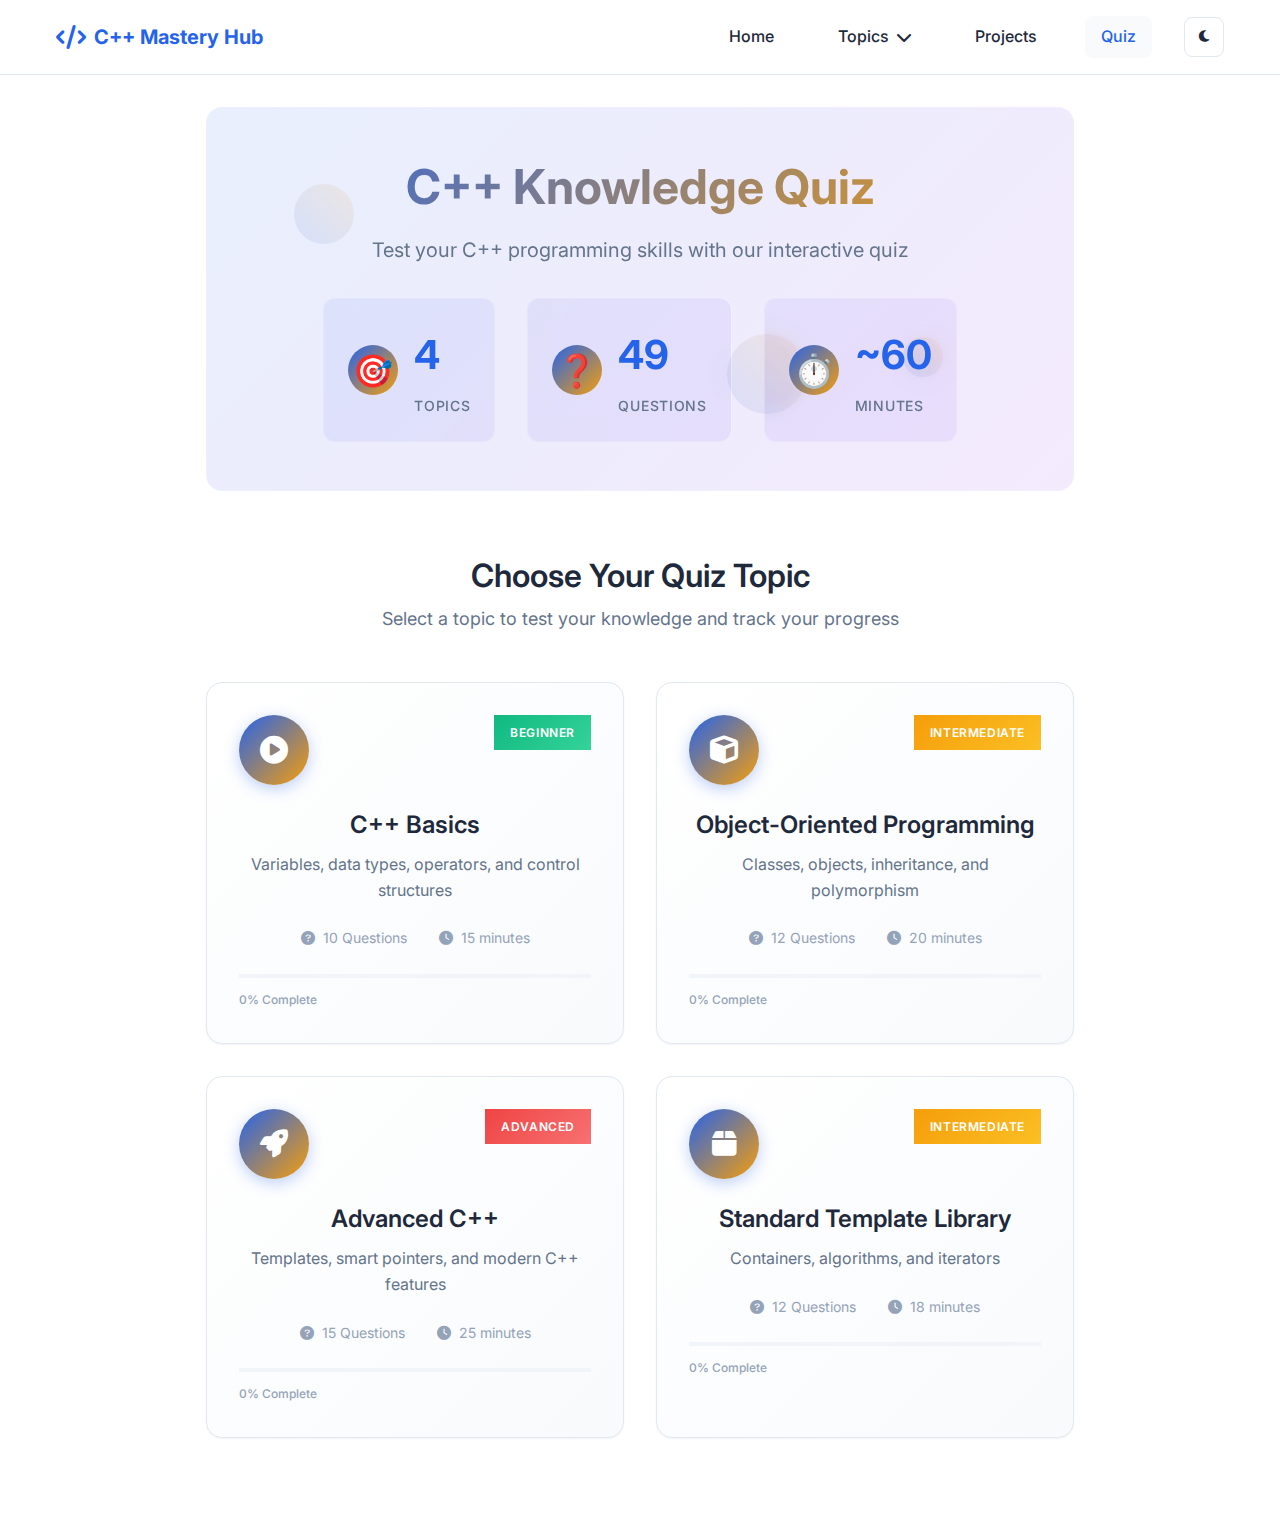
<file: quiz.html>
<!DOCTYPE html>
<html lang="en">
<head>
    <meta charset="UTF-8">
    <meta name="viewport" content="width=device-width, initial-scale=1.0">
    <title>Quiz - C++ Mastery Hub</title>
    <link rel="stylesheet" href="style.css">
    <link href="https://fonts.googleapis.com/css2?family=Inter:wght@300;400;500;600;700&family=Fira+Code:wght@300;400;500&display=swap" rel="stylesheet">
    <link rel="stylesheet" href="https://cdnjs.cloudflare.com/ajax/libs/font-awesome/6.0.0/css/all.min.css">
    <link rel="icon" type="image/x-icon" href="data:image/svg+xml,<svg xmlns='http://www.w3.org/2000/svg' viewBox='0 0 100 100'><text y='.9em' font-size='90'>🚀</text></svg>">
</head>
<body>
    <nav class="navbar">
        <div class="nav-container">
            <div class="nav-logo">
                <i class="fas fa-code"></i>
                <span>C++ Mastery Hub</span>
            </div>
            <ul class="nav-menu">
                <li class="nav-item">
                    <a href="index.html" class="nav-link">Home</a>
                </li>
                <li class="nav-item dropdown">
                    <a href="#" class="nav-link">Topics <i class="fas fa-chevron-down"></i></a>
                    <div class="dropdown-content">
                        <a href="basics.html">Basics</a>
                        <a href="oop.html">OOP</a>
                        <a href="advanced.html">Advanced</a>
                        <a href="stl.html">STL</a>
                    </div>
                </li>
                <li class="nav-item">
                    <a href="projects.html" class="nav-link">Projects</a>
                </li>
                <li class="nav-item">
                    <a href="quiz.html" class="nav-link active">Quiz</a>
                </li>
                <li class="nav-item">
                    <button class="theme-toggle" id="themeToggle">
                        <i class="fas fa-moon"></i>
                    </button>
                </li>
            </ul>
            <div class="hamburger">
                <span class="bar"></span>
                <span class="bar"></span>
                <span class="bar"></span>
            </div>
        </div>
    </nav>

    <div class="quiz-container">
        <div class="quiz-header">
            <div class="quiz-hero">
                <div class="hero-bg-animation">
                    <div class="floating-shapes">
                        <div class="shape shape-1"></div>
                        <div class="shape shape-2"></div>
                        <div class="shape shape-3"></div>
                    </div>
                </div>
                <h1>C++ Knowledge Quiz</h1>
                <p>Test your C++ programming skills with our interactive quiz</p>
                <div class="quiz-stats-overview">
                    <div class="stat-card">
                        <div class="stat-icon">🎯</div>
                        <div class="stat-info">
                            <div class="stat-number">4</div>
                            <div class="stat-label">Topics</div>
                        </div>
                    </div>
                    <div class="stat-card">
                        <div class="stat-icon">❓</div>
                        <div class="stat-info">
                            <div class="stat-number">49</div>
                            <div class="stat-label">Questions</div>
                        </div>
                    </div>
                    <div class="stat-card">
                        <div class="stat-icon">⏱️</div>
                        <div class="stat-info">
                            <div class="stat-number">~60</div>
                            <div class="stat-label">Minutes</div>
                        </div>
                    </div>
                </div>
            </div>
        </div>

        <div class="quiz-selection" id="quizSelection">
            <div class="selection-header">
                <h2>Choose Your Quiz Topic</h2>
                <p>Select a topic to test your knowledge and track your progress</p>
            </div>
            <div class="quiz-topics">
                <div class="quiz-topic-card" onclick="startQuiz('basics')" data-difficulty="beginner">
                    <div class="card-header">
                        <div class="topic-icon">
                            <i class="fas fa-play-circle"></i>
                        </div>
                        <div class="difficulty-badge beginner">Beginner</div>
                    </div>
                    <h3>C++ Basics</h3>
                    <p>Variables, data types, operators, and control structures</p>
                    <div class="topic-stats">
                        <span><i class="fas fa-question-circle"></i> 10 Questions</span>
                        <span><i class="fas fa-clock"></i> 15 minutes</span>
                    </div>
                    <div class="progress-preview">
                        <div class="progress-bar-mini">
                            <div class="progress-fill-mini" style="width: 0%"></div>
                        </div>
                        <span class="progress-text">0% Complete</span>
                    </div>
                    <div class="card-glow"></div>
                </div>

                <div class="quiz-topic-card" onclick="startQuiz('oop')" data-difficulty="intermediate">
                    <div class="card-header">
                        <div class="topic-icon">
                            <i class="fas fa-cube"></i>
                        </div>
                        <div class="difficulty-badge intermediate">Intermediate</div>
                    </div>
                    <h3>Object-Oriented Programming</h3>
                    <p>Classes, objects, inheritance, and polymorphism</p>
                    <div class="topic-stats">
                        <span><i class="fas fa-question-circle"></i> 12 Questions</span>
                        <span><i class="fas fa-clock"></i> 20 minutes</span>
                    </div>
                    <div class="progress-preview">
                        <div class="progress-bar-mini">
                            <div class="progress-fill-mini" style="width: 0%"></div>
                        </div>
                        <span class="progress-text">0% Complete</span>
                    </div>
                    <div class="card-glow"></div>
                </div>

                <div class="quiz-topic-card" onclick="startQuiz('advanced')" data-difficulty="advanced">
                    <div class="card-header">
                        <div class="topic-icon">
                            <i class="fas fa-rocket"></i>
                        </div>
                        <div class="difficulty-badge advanced">Advanced</div>
                    </div>
                    <h3>Advanced C++</h3>
                    <p>Templates, smart pointers, and modern C++ features</p>
                    <div class="topic-stats">
                        <span><i class="fas fa-question-circle"></i> 15 Questions</span>
                        <span><i class="fas fa-clock"></i> 25 minutes</span>
                    </div>
                    <div class="progress-preview">
                        <div class="progress-bar-mini">
                            <div class="progress-fill-mini" style="width: 0%"></div>
                        </div>
                        <span class="progress-text">0% Complete</span>
                    </div>
                    <div class="card-glow"></div>
                </div>

                <div class="quiz-topic-card" onclick="startQuiz('stl')" data-difficulty="intermediate">
                    <div class="card-header">
                        <div class="topic-icon">
                            <i class="fas fa-box"></i>
                        </div>
                        <div class="difficulty-badge intermediate">Intermediate</div>
                    </div>
                    <h3>Standard Template Library</h3>
                    <p>Containers, algorithms, and iterators</p>
                    <div class="topic-stats">
                        <span><i class="fas fa-question-circle"></i> 12 Questions</span>
                        <span><i class="fas fa-clock"></i> 18 minutes</span>
                    </div>
                    <div class="progress-preview">
                        <div class="progress-bar-mini">
                            <div class="progress-fill-mini" style="width: 0%"></div>
                        </div>
                        <span class="progress-text">0% Complete</span>
                    </div>
                    <div class="card-glow"></div>
                </div>
            </div>
        </div>

        <div class="quiz-content" id="quizContent" style="display: none;">
            <div class="quiz-header-nav">
                <button class="back-to-topics-btn" onclick="backToTopics()">
                    <i class="fas fa-arrow-left"></i>
                    <span>Back to Topics</span>
                </button>
                <div class="quiz-tools">
                    <button class="tool-btn" onclick="toggleQuizMode()" title="Focus Mode">
                        <i class="fas fa-expand"></i>
                    </button>
                </div>
            </div>

            <div class="quiz-progress">
                <div class="progress-info">
                    <span id="questionNumber">Question 1 of 10</span>
                    <div class="timer-container">
                        <i class="fas fa-clock"></i>
                        <span id="timer">15:00</span>
                    </div>
                </div>
                <div class="progress-bar">
                    <div class="progress-fill" id="quizProgressFill"></div>
                </div>
                <div class="progress-steps" id="progressSteps">
                    <!-- Progress steps will be generated dynamically -->
                </div>
            </div>

            <div class="question-container">
                <div class="question-header">
                    <div class="question-number-badge">
                        <span id="currentQuestionBadge">1</span>
                    </div>
                    <h2 id="questionText">Loading question...</h2>
                </div>
                <div class="code-snippet" id="codeSnippet" style="display: none;">
                    <div class="code-header">
                        <span class="code-title">Code Example</span>
                        <button class="copy-code-btn" onclick="copyQuizCode()">
                            <i class="fas fa-copy"></i>
                        </button>
                    </div>
                    <pre><code id="codeContent"></code></pre>
                </div>
                <div class="options-container" id="optionsContainer">
                    <!-- Options will be dynamically generated -->
                </div>
            </div>

            <div class="quiz-controls">
                <button class="btn btn-secondary" id="prevBtn" onclick="previousQuestion()" disabled>
                    <i class="fas fa-arrow-left"></i> Previous
                </button>
                <div class="control-center">
                    <div class="question-counter">
                        <span id="questionProgress">1 / 10</span>
                    </div>
                </div>
                <button class="btn btn-primary" id="nextBtn" onclick="nextQuestion()">
                    Next <i class="fas fa-arrow-right"></i>
                </button>
                <button class="btn btn-success" id="submitBtn" onclick="submitQuiz()" style="display: none;">
                    Submit Quiz <i class="fas fa-check"></i>
                </button>
            </div>
        </div>

        <div class="quiz-results" id="quizResults" style="display: none;">
            <div class="results-header">
                <div class="score-circle-container">
                    <svg class="score-circle" viewBox="0 0 120 120">
                        <defs>
                            <linearGradient id="scoreGradient" x1="0%" y1="0%" x2="100%" y2="0%">
                                <stop offset="0%" style="stop-color:#2563eb;stop-opacity:1" />
                                <stop offset="100%" style="stop-color:#f59e0b;stop-opacity:1" />
                            </linearGradient>
                        </defs>
                        <circle class="score-bg" cx="60" cy="60" r="54"></circle>
                        <circle class="score-progress" cx="60" cy="60" r="54" id="scoreCircle" stroke="url(#scoreGradient)"></circle>
                    </svg>
                    <div class="score-text">
                        <span id="scorePercentage">0%</span>
                        <small>Score</small>
                    </div>
                </div>
                <h2>Quiz Complete!</h2>
                <p id="scoreMessage">Great job on completing the quiz!</p>
                <div class="performance-badge" id="performanceBadge">
                    <i class="fas fa-trophy"></i>
                    <span>Excellent Performance!</span>
                </div>
            </div>

            <div class="results-stats">
                <div class="stat-card result-stat">
                    <div class="stat-icon">✅</div>
                    <div class="stat-info">
                        <div class="stat-number" id="correctAnswers">0</div>
                        <div class="stat-label">Correct</div>
                    </div>
                </div>
                <div class="stat-card result-stat">
                    <div class="stat-icon">❌</div>
                    <div class="stat-info">
                        <div class="stat-number" id="incorrectAnswers">0</div>
                        <div class="stat-label">Incorrect</div>
                    </div>
                </div>
                <div class="stat-card result-stat">
                    <div class="stat-icon">⏱️</div>
                    <div class="stat-info">
                        <div class="stat-number" id="timeTaken">0:00</div>
                        <div class="stat-label">Time</div>
                    </div>
                </div>
                <div class="stat-card result-stat">
                    <div class="stat-icon">📊</div>
                    <div class="stat-info">
                        <div class="stat-number" id="accuracy">0%</div>
                        <div class="stat-label">Accuracy</div>
                    </div>
                </div>
            </div>

            <div class="results-breakdown" id="resultsBreakdown">
                <h3>Question Breakdown</h3>
                <div class="breakdown-container">
                    <!-- Detailed results will be shown here -->
                </div>
            </div>

            <div class="results-actions">
                <button class="btn btn-secondary" onclick="retakeQuiz()">
                    <i class="fas fa-redo"></i> Retake Quiz
                </button>
                <button class="btn btn-primary" onclick="backToTopics()">
                    <i class="fas fa-list"></i> Choose Another Topic
                </button>
                <button class="btn btn-success" onclick="shareResults()">
                    <i class="fas fa-share"></i> Share Results
                </button>
            </div>
        </div>
    </div>

<script src="script.js"></script>
</body>
</html>
</file>
<file: style.css>
/* Reset and Base Styles */
* {
  margin: 0;
  padding: 0;
  box-sizing: border-box;
}

/* Prevent horizontal overflow globally */
* {
  max-width: 100%;
}

pre, code {
  overflow-wrap: break-word;
  word-wrap: break-word;
}

:root {
  /* Light theme colors */
  --primary-color: #2563eb;
  --primary-hover: #1d4ed8;
  --secondary-color: #64748b;
  --accent-color: #f59e0b;
  --success-color: #10b981;
  --error-color: #ef4444;
  --warning-color: #f59e0b;

  --bg-primary: #ffffff;
  --bg-secondary: #f8fafc;
  --bg-tertiary: #f1f5f9;
  --bg-code: #1e293b;

  --text-primary: #1e293b;
  --text-secondary: #64748b;
  --text-muted: #94a3b8;
  --text-inverse: #ffffff;

  --border-color: #e2e8f0;
  --border-hover: #cbd5e1;

  --shadow-sm: 0 1px 2px 0 rgb(0 0 0 / 0.05);
  --shadow-md: 0 4px 6px -1px rgb(0 0 0 / 0.1), 0 2px 4px -2px rgb(0 0 0 / 0.1);
  --shadow-lg: 0 10px 15px -3px rgb(0 0 0 / 0.1), 0 4px 6px -4px rgb(0 0 0 / 0.1);
  --shadow-xl: 0 20px 25px -5px rgb(0 0 0 / 0.1), 0 8px 10px -6px rgb(0 0 0 / 0.1);

  --radius-sm: 0.375rem;
  --radius-md: 0.5rem;
  --radius-lg: 0.75rem;
  --radius-xl: 1rem;

  --font-sans: "Inter", -apple-system, BlinkMacSystemFont, "Segoe UI", Roboto, sans-serif;
  --font-mono: "Fira Code", "Monaco", "Cascadia Code", "Roboto Mono", monospace;

  --transition: all 0.2s ease-in-out;
  --transition-slow: all 0.3s ease-in-out;
}

/* Dark theme colors */
[data-theme="dark"] {
  --bg-primary: #0f172a;
  --bg-secondary: #1e293b;
  --bg-tertiary: #334155;
  --bg-code: #0f172a;

  --text-primary: #f8fafc;
  --text-secondary: #cbd5e1;
  --text-muted: #64748b;
  --text-inverse: #1e293b;

  --border-color: #334155;
  --border-hover: #475569;
}

html {
  overflow-x: hidden;
}

body {
  font-family: var(--font-sans);
  line-height: 1.6;
  color: var(--text-primary);
  background-color: var(--bg-primary);
  transition: var(--transition);
  overflow-x: hidden;
  max-width: 100vw;
}

/* Typography */
h1,
h2,
h3,
h4,
h5,
h6 {
  font-weight: 600;
  line-height: 1.3;
  margin-bottom: 0.5rem;
}

h1 {
  font-size: 2.5rem;
}
h2 {
  font-size: 2rem;
}
h3 {
  font-size: 1.5rem;
}
h4 {
  font-size: 1.25rem;
}
h5 {
  font-size: 1.125rem;
}
h6 {
  font-size: 1rem;
}

p {
  margin-bottom: 1rem;
  color: var(--text-secondary);
}

a {
  color: var(--primary-color);
  text-decoration: none;
  transition: var(--transition);
}

a:hover {
  color: var(--primary-hover);
}

/* Container */
.container {
  max-width: 1200px;
  margin: 0 auto;
  padding: 0 1rem;
  overflow-x: hidden;
  width: 100%;
  box-sizing: border-box;
}

/* Navigation */
.navbar {
  background-color: var(--bg-primary);
  border-bottom: 1px solid var(--border-color);
  position: sticky;
  top: 0;
  z-index: 1000;
  backdrop-filter: blur(10px);
  transition: var(--transition);
}

.nav-container {
  display: flex;
  justify-content: space-between;
  align-items: center;
  padding: 1rem;
  max-width: 1200px;
  margin: 0 auto;
}

.nav-logo {
  display: flex;
  align-items: center;
  gap: 0.5rem;
  font-size: 1.25rem;
  font-weight: 700;
  color: var(--primary-color);
}

.nav-logo i {
  font-size: 1.5rem;
}

.nav-menu {
  display: flex;
  list-style: none;
  align-items: center;
  gap: 2rem;
}

.nav-item {
  position: relative;
}

.nav-link {
  color: var(--text-primary);
  font-weight: 500;
  padding: 0.5rem 1rem;
  border-radius: var(--radius-md);
  transition: var(--transition);
  display: flex;
  align-items: center;
  gap: 0.5rem;
}

.nav-link:hover,
.nav-link.active {
  background-color: var(--bg-secondary);
  color: var(--primary-color);
}

/* Dropdown */
.dropdown-content {
  position: absolute;
  top: 100%;
  left: 0;
  background-color: var(--bg-primary);
  border: 1px solid var(--border-color);
  border-radius: var(--radius-md);
  box-shadow: var(--shadow-lg);
  min-width: 200px;
  opacity: 0;
  visibility: hidden;
  transform: translateY(-10px);
  transition: var(--transition);
  z-index: 1000;
}

.dropdown:hover .dropdown-content {
  opacity: 1;
  visibility: visible;
  transform: translateY(0);
}

.dropdown-content a {
  display: block;
  padding: 0.75rem 1rem;
  color: var(--text-primary);
  border-bottom: 1px solid var(--border-color);
  transition: var(--transition);
}

.dropdown-content a:last-child {
  border-bottom: none;
}

.dropdown-content a:hover,
.dropdown-content a.active {
  background-color: var(--bg-secondary);
  color: var(--primary-color);
}

/* Theme Toggle */
.theme-toggle {
  background: none;
  border: 1px solid var(--border-color);
  color: var(--text-primary);
  padding: 0.5rem;
  border-radius: var(--radius-md);
  cursor: pointer;
  transition: var(--transition);
  display: flex;
  align-items: center;
  justify-content: center;
  width: 40px;
  height: 40px;
}

.theme-toggle:hover {
  background-color: var(--bg-secondary);
  border-color: var(--border-hover);
}

/* Hamburger Menu */
.hamburger {
  display: none;
  flex-direction: column;
  cursor: pointer;
  gap: 4px;
}

.hamburger .bar {
  width: 25px;
  height: 3px;
  background-color: var(--text-primary);
  transition: var(--transition);
}

/* Buttons */
.btn {
  display: inline-flex;
  align-items: center;
  gap: 0.5rem;
  padding: 0.875rem 1.75rem;
  border: none;
  border-radius: var(--radius-lg);
  font-weight: 600;
  text-decoration: none;
  cursor: pointer;
  transition: all 0.3s cubic-bezier(0.4, 0, 0.2, 1);
  font-size: 0.875rem;
  line-height: 1;
  position: relative;
  overflow: hidden;
}

.btn::before {
  content: '';
  position: absolute;
  top: 0;
  left: -100%;
  width: 100%;
  height: 100%;
  background: linear-gradient(90deg, transparent, rgba(255,255,255,0.2), transparent);
  transition: left 0.5s;
}

.btn:hover::before {
  left: 100%;
}

.btn-primary {
  background: linear-gradient(135deg, var(--primary-color), var(--primary-hover));
  color: white;
  box-shadow: 0 4px 15px rgba(99, 102, 241, 0.3);
}

.btn-primary:hover {
  background: linear-gradient(135deg, var(--primary-hover), var(--primary-color));
  color: white;
  transform: translateY(-2px);
  box-shadow: 0 8px 25px rgba(99, 102, 241, 0.4);
}

.btn-secondary {
  background-color: var(--bg-secondary);
  color: var(--text-primary);
  border: 2px solid var(--border-color);
  box-shadow: 0 4px 15px rgba(0, 0, 0, 0.1);
}

.btn-secondary:hover {
  background-color: var(--bg-tertiary);
  border-color: var(--primary-color);
  color: var(--primary-color);
  transform: translateY(-2px);
  box-shadow: 0 8px 25px rgba(0, 0, 0, 0.15);
}

.btn-success {
  background: linear-gradient(135deg, var(--success-color), #059669);
  color: white;
  box-shadow: 0 4px 15px rgba(16, 185, 129, 0.3);
}

.btn-success:hover {
  background: linear-gradient(135deg, #059669, var(--success-color));
  color: white;
  transform: translateY(-2px);
  box-shadow: 0 8px 25px rgba(16, 185, 129, 0.4);
}

/* Hero Section */
.hero {
  padding: 3rem 0;
  background: linear-gradient(135deg, var(--bg-primary) 0%, var(--bg-secondary) 100%);
  position: relative;
  overflow: hidden;
}

.hero::before {
  content: '';
  position: absolute;
  top: 0;
  left: 0;
  right: 0;
  bottom: 0;
  background: radial-gradient(circle at 20% 80%, rgba(120, 119, 198, 0.1) 0%, transparent 50%),
              radial-gradient(circle at 80% 20%, rgba(255, 119, 198, 0.1) 0%, transparent 50%);
  pointer-events: none;
}

.hero-content {
  display: grid;
  grid-template-columns: 1fr 1fr;
  gap: 2rem;
  align-items: center;
  max-width: 1000px;
  margin: 0 auto;
  padding: 0 1rem;
  position: relative;
  z-index: 1;
}

.hero-title {
  font-size: 2.5rem;
  font-weight: 700;
  margin-bottom: 1rem;
  background: linear-gradient(135deg, var(--primary-color), var(--accent-color));
  -webkit-background-clip: text;
  -webkit-text-fill-color: transparent;
  background-clip: text;
  line-height: 1.1;
  letter-spacing: -0.02em;
}

.hero-subtitle {
  font-size: 1rem;
  color: var(--text-secondary);
  margin-bottom: 1.5rem;
  line-height: 1.6;
  font-weight: 400;
}

.hero-buttons {
  display: flex;
  gap: 1rem;
  flex-wrap: wrap;
}

.hero-visual {
  display: flex;
  justify-content: center;
  position: relative;
}

.code-preview {
  background-color: var(--bg-code);
  border-radius: var(--radius-lg);
  overflow: hidden;
  box-shadow: 0 15px 30px -12px rgba(0, 0, 0, 0.25);
  max-width: 100%;
  transform: perspective(1000px) rotateY(-5deg) rotateX(2deg);
  transition: transform 0.3s ease;
  font-size: 0.8rem;
}

.code-preview:hover {
  transform: perspective(1000px) rotateY(-2deg) rotateX(1deg);
}

.code-header {
  background-color: #374151;
  padding: 0.5rem 0.75rem;
  display: flex;
  align-items: center;
  gap: 0.75rem;
}

.code-dots {
  display: flex;
  gap: 0.375rem;
}

.code-dots span {
  width: 10px;
  height: 10px;
  border-radius: 50%;
  background-color: #6b7280;
}

.code-dots span:nth-child(1) {
  background-color: #ef4444;
}
.code-dots span:nth-child(2) {
  background-color: #f59e0b;
}
.code-dots span:nth-child(3) {
  background-color: #10b981;
}

.code-title {
  color: #d1d5db;
  font-size: 0.75rem;
  font-family: var(--font-mono);
}

.code-preview pre {
  padding: 1rem;
  margin: 0;
  background: transparent;
  color: #e5e7eb;
  font-family: var(--font-mono);
  font-size: 0.75rem;
  line-height: 1.5;
  overflow-x: auto;
}

/* Features Section */
.features {
  padding: 4rem 0;
  background-color: var(--bg-secondary);
}

.section-title {
  text-align: center;
  font-size: 1.75rem;
  font-weight: 700;
  margin-bottom: 2rem;
  color: var(--text-primary);
}

.features-grid {
  display: grid;
  grid-template-columns: repeat(auto-fit, minmax(280px, 1fr));
  gap: 2rem;
  max-width: 1200px;
  margin: 0 auto;
  padding: 0 1rem;
}

.feature-card {
  background-color: var(--bg-primary);
  padding: 2rem;
  border-radius: var(--radius-lg);
  box-shadow: var(--shadow-md);
  text-align: center;
  transition: var(--transition);
  border: 1px solid var(--border-color);
}

.feature-card:hover {
  transform: translateY(-5px);
  box-shadow: var(--shadow-lg);
}

.feature-icon {
  width: 60px;
  height: 60px;
  background: linear-gradient(135deg, var(--primary-color), var(--accent-color));
  border-radius: 50%;
  display: flex;
  align-items: center;
  justify-content: center;
  margin: 0 auto 1rem;
  color: white;
  font-size: 1.5rem;
}

.feature-card h3 {
  font-size: 1.25rem;
  font-weight: 600;
  margin-bottom: 1rem;
  color: var(--text-primary);
}

.feature-card p {
  color: var(--text-secondary);
  line-height: 1.6;
}

/* Learning Path Section */
.learning-path {
  padding: 3rem 0;
  background: linear-gradient(135deg, var(--bg-primary) 0%, var(--bg-secondary) 100%);
  position: relative;
}

.learning-path::before {
  content: '';
  position: absolute;
  top: 0;
  left: 0;
  right: 0;
  bottom: 0;
  background: radial-gradient(circle at 30% 20%, rgba(99, 102, 241, 0.05) 0%, transparent 50%);
  pointer-events: none;
}

.path-container {
  max-width: 900px;
  margin: 0 auto;
  padding: 0 1rem;
  position: relative;
  z-index: 1;
  display: grid;
  grid-template-columns: 1fr 1fr;
  gap: 1.5rem;
}

.path-item {
  display: flex;
  align-items: flex-start;
  gap: 1rem;
  padding: 1.5rem;
  background: rgba(255, 255, 255, 0.05);
  backdrop-filter: blur(10px);
  border-radius: var(--radius-lg);
  border: 1px solid rgba(255, 255, 255, 0.1);
  transition: all 0.4s cubic-bezier(0.4, 0, 0.2, 1);
  position: relative;
  overflow: hidden;
}

.path-item::before {
  content: '';
  position: absolute;
  top: 0;
  left: 0;
  right: 0;
  bottom: 0;
  background: linear-gradient(135deg, rgba(99, 102, 241, 0.1), rgba(168, 85, 247, 0.1));
  opacity: 0;
  transition: opacity 0.3s ease;
}

.path-item:hover::before {
  opacity: 1;
}

.path-item:hover {
  transform: translateY(-5px);
  box-shadow: 0 15px 30px rgba(0, 0, 0, 0.15);
  border-color: rgba(99, 102, 241, 0.3);
}

.path-number {
  width: 40px;
  height: 40px;
  background: linear-gradient(135deg, var(--primary-color), var(--accent-color));
  color: white;
  border-radius: 50%;
  display: flex;
  align-items: center;
  justify-content: center;
  font-size: 1.25rem;
  font-weight: 700;
  flex-shrink: 0;
  box-shadow: 0 8px 20px rgba(99, 102, 241, 0.3);
  position: relative;
  z-index: 2;
}

.path-content h3 {
  font-size: 1.25rem;
  font-weight: 700;
  margin-bottom: 0.5rem;
  color: var(--text-primary);
  position: relative;
  z-index: 2;
}

.path-content p {
  color: var(--text-secondary);
  margin-bottom: 1rem;
  font-size: 0.875rem;
  line-height: 1.5;
  position: relative;
  z-index: 2;
}

.path-link {
  color: var(--primary-color);
  font-weight: 600;
  display: inline-flex;
  align-items: center;
  gap: 0.5rem;
  transition: all 0.3s ease;
  text-decoration: none;
  padding: 0.375rem 0.75rem;
  border-radius: var(--radius-md);
  background: rgba(99, 102, 241, 0.1);
  position: relative;
  z-index: 2;
  font-size: 0.875rem;
}

.path-link:hover {
  color: var(--primary-hover);
  transform: translateX(3px);
  background: rgba(99, 102, 241, 0.2);
}

/* Quick Start Section */
.quick-start {
  padding: 5rem 0;
  background: linear-gradient(135deg, var(--bg-secondary) 0%, var(--bg-primary) 100%);
  position: relative;
}

.quick-start::before {
  content: '';
  position: absolute;
  top: 0;
  left: 0;
  right: 0;
  bottom: 0;
  background: radial-gradient(circle at 70% 80%, rgba(168, 85, 247, 0.05) 0%, transparent 50%);
  pointer-events: none;
}

.quick-start-content {
  display: grid;
  grid-template-columns: 1fr 1fr;
  gap: 4rem;
  align-items: center;
  max-width: 1200px;
  margin: 0 auto;
  padding: 0 1rem;
  position: relative;
  z-index: 1;
}

.quick-start-text h3 {
  font-size: 2.25rem;
  font-weight: 700;
  margin-bottom: 1.5rem;
  color: var(--text-primary);
  line-height: 1.2;
}

.quick-start-text p {
  font-size: 1.125rem;
  color: var(--text-secondary);
  margin-bottom: 2.5rem;
  line-height: 1.6;
}

.quick-start-list {
  list-style: none;
  margin-bottom: 2.5rem;
}

.quick-start-list li {
  display: flex;
  align-items: center;
  gap: 1rem;
  margin-bottom: 1rem;
  color: var(--text-secondary);
  padding: 0.75rem;
  background: rgba(99, 102, 241, 0.05);
  border-radius: var(--radius-md);
  transition: all 0.3s ease;
}

.quick-start-list li:hover {
  background: rgba(99, 102, 241, 0.1);
  transform: translateX(5px);
}

.quick-start-list i {
  color: var(--success-color);
  font-size: 1.25rem;
  width: 20px;
  text-align: center;
}

.demo-card {
  background: rgba(255, 255, 255, 0.05);
  backdrop-filter: blur(10px);
  border-radius: var(--radius-xl);
  padding: 2.5rem;
  box-shadow: 0 25px 50px rgba(0, 0, 0, 0.15);
  border: 1px solid rgba(255, 255, 255, 0.1);
  position: relative;
  overflow: hidden;
}

.demo-card::before {
  content: '';
  position: absolute;
  top: 0;
  left: 0;
  right: 0;
  bottom: 0;
  background: linear-gradient(135deg, rgba(99, 102, 241, 0.1), rgba(168, 85, 247, 0.1));
  opacity: 0.5;
}

.demo-card h4 {
  font-size: 1.5rem;
  font-weight: 700;
  margin-bottom: 1.5rem;
  color: var(--text-primary);
  position: relative;
  z-index: 2;
}

.demo-code {
  background-color: var(--bg-code);
  border-radius: var(--radius-lg);
  padding: 1.5rem;
  margin-bottom: 1.5rem;
  box-shadow: inset 0 2px 4px rgba(0, 0, 0, 0.3);
  position: relative;
  z-index: 2;
}

.demo-code pre {
  margin: 0;
  color: #e5e7eb;
  font-family: var(--font-mono);
  font-size: 0.875rem;
  line-height: 1.5;
}

.demo-output {
  display: flex;
  align-items: center;
  gap: 0.5rem;
  padding: 0.75rem;
  background-color: var(--bg-tertiary);
  border-radius: var(--radius-md);
  border-left: 4px solid var(--success-color);
}

.output-label {
  font-weight: 600;
  color: var(--text-primary);
  font-size: 0.875rem;
}

.output-text {
  color: var(--success-color);
  font-family: var(--font-mono);
  font-size: 0.875rem;
}

/* Page Container */
.page-container {
  display: grid;
  grid-template-columns: 280px 1fr;
  min-height: calc(100vh - 80px);
  gap: 0;
}

/* Sidebar */
.sidebar {
  background-color: var(--bg-secondary);
  border-right: 1px solid var(--border-color);
  padding: 2rem 0;
  position: sticky;
  top: 80px;
  height: calc(100vh - 80px);
  overflow-y: auto;
}

.sidebar-content {
  padding: 0 1.5rem;
}

.sidebar h3 {
  font-size: 1.125rem;
  font-weight: 600;
  margin-bottom: 1rem;
  color: var(--text-primary);
}

.toc {
  list-style: none;
}

.toc li {
  margin-bottom: 0.5rem;
}

.toc a {
  display: block;
  padding: 0.5rem 0.75rem;
  color: var(--text-secondary);
  border-radius: var(--radius-md);
  transition: var(--transition);
  font-size: 0.875rem;
}

.toc a:hover {
  background-color: var(--bg-primary);
  color: var(--primary-color);
}

/* Main Content */
.main-content {
  padding: 2rem;
  max-width: none;
  overflow-x: hidden;
  width: 100%;
  box-sizing: border-box;
}

.content-header {
  margin-bottom: 3rem;
  text-align: center;
}

.content-header h1 {
  font-size: 2.5rem;
  font-weight: 700;
  margin-bottom: 0.5rem;
  color: var(--text-primary);
}

.content-header p {
  font-size: 1.125rem;
  color: var(--text-secondary);
  margin-bottom: 2rem;
}

/* Progress Bar */
.progress-bar {
  width: 100%;
  height: 8px;
  background-color: var(--bg-tertiary);
  border-radius: var(--radius-sm);
  overflow: hidden;
}

.progress-fill {
  height: 100%;
  background: linear-gradient(90deg, var(--primary-color), var(--accent-color));
  border-radius: var(--radius-sm);
  transition: width 0.3s ease;
  width: 0%;
}

/* Content Sections */
.content-sections {
  margin-bottom: 3rem;
}

.content-section {
  margin-bottom: 2rem;
  overflow-x: hidden;
  width: 100%;
  box-sizing: border-box;
}

/* Accordion */
.accordion-item {
  background-color: var(--bg-primary);
  border: 1px solid var(--border-color);
  border-radius: var(--radius-lg);
  margin-bottom: 1rem;
  overflow: hidden;
  transition: var(--transition);
}

.accordion-item:hover {
  box-shadow: var(--shadow-md);
}

.accordion-header {
  padding: 1.5rem;
  cursor: pointer;
  display: flex;
  justify-content: space-between;
  align-items: center;
  background-color: var(--bg-secondary);
  transition: var(--transition);
}

.accordion-header:hover {
  background-color: var(--bg-tertiary);
}

.accordion-header h2 {
  display: flex;
  align-items: center;
  gap: 0.75rem;
  font-size: 1.25rem;
  font-weight: 600;
  color: var(--text-primary);
  margin: 0;
}

.accordion-header i:last-child {
  transition: transform 0.3s ease;
  color: var(--text-secondary);
}

.accordion-item.active .accordion-header i:last-child {
  transform: rotate(180deg);
}

.accordion-content {
  max-height: 0;
  overflow: hidden;
  transition: max-height 0.3s ease;
  width: 100%;
  box-sizing: border-box;
}

.topic-content {
  padding: 2rem;
  display: flex;
  flex-direction: column;
  overflow-x: hidden;
  width: 100%;
  box-sizing: border-box;
}

/* Code Blocks */
.code-block {
  background-color: var(--bg-code);
  border-radius: var(--radius-lg);
  margin: 1.5rem 0;
  overflow: hidden;
  box-shadow: var(--shadow-md);
  position: relative;
  z-index: 1;
  order: 1;
  width: 100%;
  max-width: 100%;
  box-sizing: border-box;
}

.code-block .code-header {
  background-color: #374151;
  padding: 0.75rem 1rem;
  display: flex;
  justify-content: space-between;
  align-items: center;
}

.copy-btn {
  background: none;
  border: 1px solid #6b7280;
  color: #d1d5db;
  padding: 0.25rem 0.75rem;
  border-radius: var(--radius-sm);
  font-size: 0.75rem;
  cursor: pointer;
  transition: var(--transition);
  display: flex;
  align-items: center;
  gap: 0.25rem;
}

.copy-btn:hover {
  background-color: #4b5563;
  border-color: #9ca3af;
}

.code-block pre {
  padding: 1.5rem;
  margin: 0;
  background: transparent;
  color: #e5e7eb;
  font-family: var(--font-mono);
  font-size: 0.875rem;
  line-height: 1.6;
  overflow-x: auto;
  white-space: pre-wrap;
  word-wrap: break-word;
  max-width: 100%;
}

/* Info Boxes */
.info-box {
  background-color: var(--bg-secondary);
  border: 1px solid var(--border-color);
  border-left: 4px solid var(--primary-color);
  border-radius: var(--radius-md);
  padding: 1rem;
  margin: 1.5rem 0;
  display: flex;
  align-items: flex-start;
  gap: 0.75rem;
  position: relative;
  z-index: 1;
  order: 2; /* Ensure info-boxes appear after code blocks */
}

.info-box i {
  color: var(--primary-color);
  font-size: 1.125rem;
  margin-top: 0.125rem;
  flex-shrink: 0;
}

.info-box p {
  margin: 0;
  color: var(--text-secondary);
}

/* Output Box */
.output-box {
  background-color: var(--bg-tertiary);
  border: 1px solid var(--border-color);
  border-left: 4px solid var(--success-color);
  border-radius: var(--radius-md);
  padding: 1rem;
  margin: 1.5rem 0;
}

.output-box h4 {
  color: var(--text-primary);
  margin-bottom: 0.5rem;
  font-size: 1rem;
}

.output-box pre {
  margin: 0;
  color: var(--success-color);
  font-family: var(--font-mono);
  font-size: 0.875rem;
  background: transparent;
}

/* Syntax Box */
.syntax-box {
  background-color: var(--bg-tertiary);
  border: 1px solid var(--border-color);
  border-radius: var(--radius-md);
  padding: 1rem;
  margin: 1rem 0;
  text-align: center;
}

.syntax-box code {
  font-family: var(--font-mono);
  font-size: 1rem;
  color: var(--primary-color);
  font-weight: 500;
}

/* Data Types Grid */
.data-types-grid {
  display: grid;
  grid-template-columns: repeat(auto-fit, minmax(250px, 1fr));
  gap: 1.5rem;
  margin: 1.5rem 0;
}

.data-type-card {
  background-color: var(--bg-secondary);
  border: 1px solid var(--border-color);
  border-radius: var(--radius-md);
  padding: 1.5rem;
}

.data-type-card h4 {
  color: var(--text-primary);
  margin-bottom: 1rem;
  font-size: 1.125rem;
}

.data-type-card ul {
  list-style: none;
}

.data-type-card li {
  padding: 0.25rem 0;
  color: var(--text-secondary);
  font-family: var(--font-mono);
  font-size: 0.875rem;
}

/* Operators Grid */
.operators-grid {
  display: grid;
  grid-template-columns: repeat(auto-fit, minmax(200px, 1fr));
  gap: 1.5rem;
  margin: 1.5rem 0;
}

.operator-category {
  background-color: var(--bg-secondary);
  border: 1px solid var(--border-color);
  border-radius: var(--radius-md);
  padding: 1.5rem;
}

.operator-category h4 {
  color: var(--text-primary);
  margin-bottom: 1rem;
  font-size: 1rem;
}

.operator-category ul {
  list-style: none;
}

.operator-category li {
  padding: 0.25rem 0;
  color: var(--text-secondary);
  font-size: 0.875rem;
}

.operator-category code {
  font-family: var(--font-mono);
  background-color: var(--bg-tertiary);
  padding: 0.125rem 0.25rem;
  border-radius: var(--radius-sm);
  color: var(--primary-color);
  font-weight: 500;
}

/* OOP Pillars */
.oop-pillars {
  display: grid;
  grid-template-columns: repeat(auto-fit, minmax(250px, 1fr));
  gap: 1.5rem;
  margin: 2rem 0;
}

.pillar-card {
  background-color: var(--bg-secondary);
  border: 1px solid var(--border-color);
  border-radius: var(--radius-lg);
  padding: 2rem;
  text-align: center;
  transition: var(--transition);
}

.pillar-card:hover {
  transform: translateY(-5px);
  box-shadow: var(--shadow-md);
}

.pillar-icon {
  width: 60px;
  height: 60px;
  background: linear-gradient(135deg, var(--primary-color), var(--accent-color));
  border-radius: 50%;
  display: flex;
  align-items: center;
  justify-content: center;
  margin: 0 auto 1rem;
  color: white;
  font-size: 1.5rem;
}

.pillar-card h4 {
  font-size: 1.25rem;
  font-weight: 600;
  margin-bottom: 0.75rem;
  color: var(--text-primary);
}

.pillar-card p {
  color: var(--text-secondary);
  font-size: 0.875rem;
  line-height: 1.5;
}

/* Access Modifiers Grid */
.access-modifiers-grid {
  display: grid;
  grid-template-columns: repeat(auto-fit, minmax(200px, 1fr));
  gap: 1.5rem;
  margin: 1.5rem 0;
}

.access-modifier-card {
  background-color: var(--bg-secondary);
  border: 1px solid var(--border-color);
  border-radius: var(--radius-md);
  padding: 1.5rem;
  text-align: center;
}

.access-modifier-card h4 {
  display: flex;
  align-items: center;
  justify-content: center;
  gap: 0.5rem;
  color: var(--text-primary);
  margin-bottom: 0.75rem;
  font-size: 1.125rem;
}

.access-modifier-card p {
  color: var(--text-secondary);
  font-size: 0.875rem;
  margin: 0;
}

/* STL Components */
.stl-components {
  display: grid;
  grid-template-columns: repeat(auto-fit, minmax(250px, 1fr));
  gap: 1.5rem;
  margin: 2rem 0;
}

.component-card {
  background-color: var(--bg-secondary);
  border: 1px solid var(--border-color);
  border-radius: var(--radius-lg);
  padding: 2rem;
  text-align: center;
  transition: var(--transition);
}

.component-card:hover {
  transform: translateY(-5px);
  box-shadow: var(--shadow-md);
}

.component-icon {
  width: 60px;
  height: 60px;
  background: linear-gradient(135deg, var(--primary-color), var(--accent-color));
  border-radius: 50%;
  display: flex;
  align-items: center;
  justify-content: center;
  margin: 0 auto 1rem;
  color: white;
  font-size: 1.5rem;
}

.component-card h4 {
  font-size: 1.25rem;
  font-weight: 600;
  margin-bottom: 0.75rem;
  color: var(--text-primary);
}

.component-card p {
  color: var(--text-secondary);
  font-size: 0.875rem;
  line-height: 1.5;
}

/* Project Features */
.project-features {
  background-color: var(--bg-secondary);
  border: 1px solid var(--border-color);
  border-radius: var(--radius-md);
  padding: 1.5rem;
  margin: 1.5rem 0;
  width: 100%;
  max-width: 100%;
  box-sizing: border-box;
  overflow-x: hidden;
}

.project-features h3 {
  color: var(--text-primary);
  margin-bottom: 1rem;
  font-size: 1.125rem;
}

.project-features ul {
  list-style: none;
  margin: 0;
}

.project-features li {
  display: flex;
  align-items: center;
  gap: 0.5rem;
  padding: 0.25rem 0;
  color: var(--text-secondary);
}

.project-features li::before {
  content: "✓";
  color: var(--success-color);
  font-weight: bold;
  font-size: 1rem;
}

/* Navigation Buttons */
.navigation-buttons {
  display: flex;
  justify-content: space-between;
  align-items: center;
  margin-top: 3rem;
  padding-top: 2rem;
  border-top: 1px solid var(--border-color);
}

/* Quiz Styles */
.quiz-container {
  max-width: 900px;
  margin: 0 auto;
  padding: 2rem 1rem;
  min-height: calc(100vh - 160px);
}

/* Enhanced Quiz Header */
.quiz-header {
  text-align: center;
  margin-bottom: 4rem;
  position: relative;
}

.quiz-hero {
  position: relative;
  padding: 3rem 0;
  border-radius: var(--radius-xl);
  background: linear-gradient(135deg, 
    rgba(37, 99, 235, 0.1) 0%, 
    rgba(79, 70, 229, 0.1) 50%, 
    rgba(147, 51, 234, 0.1) 100%);
  backdrop-filter: blur(20px);
  border: 1px solid rgba(255, 255, 255, 0.1);
  overflow: hidden;
}

.hero-bg-animation {
  position: absolute;
  top: 0;
  left: 0;
  right: 0;
  bottom: 0;
  z-index: -1;
}

.floating-shapes {
  position: absolute;
  width: 100%;
  height: 100%;
}

.shape {
  position: absolute;
  background: linear-gradient(45deg, var(--primary-color), var(--accent-color));
  border-radius: 50%;
  opacity: 0.1;
  animation: float 6s ease-in-out infinite;
  will-change: transform;
  transform: translateZ(0);
}

.shape-1 {
  width: 60px;
  height: 60px;
  top: 20%;
  left: 10%;
  animation-delay: 0s;
}

.shape-2 {
  width: 40px;
  height: 40px;
  top: 60%;
  right: 15%;
  animation-delay: 2s;
}

.shape-3 {
  width: 80px;
  height: 80px;
  bottom: 20%;
  left: 60%;
  animation-delay: 4s;
}

@keyframes float {
  0%, 100% { transform: translateY(0px) rotate(0deg); }
  50% { transform: translateY(-20px) rotate(180deg); }
}

.quiz-header h1 {
  font-size: 3rem;
  font-weight: 700;
  margin-bottom: 1rem;
  color: var(--text-primary);
  background: linear-gradient(135deg, var(--primary-color), var(--accent-color));
  -webkit-background-clip: text;
  -webkit-text-fill-color: transparent;
  background-clip: text;
}

.quiz-header p {
  font-size: 1.25rem;
  color: var(--text-secondary);
  margin-bottom: 2rem;
  max-width: 600px;
  margin-left: auto;
  margin-right: auto;
}

.quiz-stats-overview {
  display: flex;
  justify-content: center;
  gap: 2rem;
  margin-top: 2rem;
}

.stat-card {
  background: rgba(255, 255, 255, 0.1);
  backdrop-filter: blur(10px);
  border: 1px solid rgba(255, 255, 255, 0.2);
  border-radius: var(--radius-lg);
  padding: 1.5rem;
  display: flex;
  align-items: center;
  gap: 1rem;
  transition: var(--transition);
  cursor: pointer;
}

.stat-card:hover {
  transform: translateY(-5px);
  box-shadow: 0 10px 25px rgba(37, 99, 235, 0.2);
}

.stat-icon {
  font-size: 2rem;
  width: 50px;
  height: 50px;
  display: flex;
  align-items: center;
  justify-content: center;
  background: linear-gradient(135deg, var(--primary-color), var(--accent-color));
  border-radius: 50%;
  color: white;
}

.stat-info {
  text-align: left;
}

.stat-number {
  font-size: 1.5rem;
  font-weight: 700;
  color: var(--text-primary);
  margin-bottom: 0.25rem;
}

.stat-label {
  font-size: 0.875rem;
  color: var(--text-secondary);
  text-transform: uppercase;
  font-weight: 500;
  letter-spacing: 0.05em;
}

/* Enhanced Selection Header */
.selection-header {
  text-align: center;
  margin-bottom: 3rem;
}

.selection-header h2 {
  font-size: 2rem;
  font-weight: 600;
  color: var(--text-primary);
  margin-bottom: 0.5rem;
}

.selection-header p {
  font-size: 1.125rem;
  color: var(--text-secondary);
}

/* Enhanced Quiz Topics */
.quiz-topics {
  display: grid;
  grid-template-columns: repeat(auto-fit, minmax(320px, 1fr));
  gap: 2rem;
  margin-bottom: 3rem;
}

.quiz-topic-card {
  background: linear-gradient(135deg, var(--bg-primary), var(--bg-secondary));
  border: 1px solid var(--border-color);
  border-radius: var(--radius-xl);
  padding: 2rem;
  text-align: center;
  cursor: pointer;
  transition: all 0.3s ease;
  box-shadow: var(--shadow-sm);
  position: relative;
  overflow: hidden;
}

.quiz-topic-card::before {
  content: '';
  position: absolute;
  top: 0;
  left: -100%;
  width: 100%;
  height: 100%;
  background: linear-gradient(90deg, transparent, rgba(255,255,255,0.1), transparent);
  transition: left 0.5s;
}

.quiz-topic-card:hover::before {
  left: 100%;
}

.quiz-topic-card:hover {
  transform: translateY(-8px);
  box-shadow: 0 15px 35px rgba(37, 99, 235, 0.15);
  border-color: var(--primary-color);
}

.card-header {
  display: flex;
  justify-content: space-between;
  align-items: flex-start;
  margin-bottom: 1.5rem;
}

.quiz-topic-card .topic-icon {
  width: 70px;
  height: 70px;
  background: linear-gradient(135deg, var(--primary-color), var(--accent-color));
  border-radius: 50%;
  display: flex;
  align-items: center;
  justify-content: center;
  color: white;
  font-size: 1.75rem;
  box-shadow: 0 4px 15px rgba(37, 99, 235, 0.3);
}

.difficulty-badge {
  padding: 0.5rem 1rem;
  border-radius: var(--radius-full);
  font-size: 0.75rem;
  font-weight: 600;
  text-transform: uppercase;
  letter-spacing: 0.05em;
}

.difficulty-badge.beginner {
  background: linear-gradient(135deg, #10b981, #34d399);
  color: white;
}

.difficulty-badge.intermediate {
  background: linear-gradient(135deg, #f59e0b, #fbbf24);
  color: white;
}

.difficulty-badge.advanced {
  background: linear-gradient(135deg, #ef4444, #f87171);
  color: white;
}

.quiz-topic-card h3 {
  font-size: 1.5rem;
  font-weight: 600;
  margin-bottom: 0.75rem;
  color: var(--text-primary);
}

.quiz-topic-card p {
  color: var(--text-secondary);
  margin-bottom: 1.5rem;
  line-height: 1.6;
}

.topic-stats {
  display: flex;
  justify-content: center;
  gap: 2rem;
  font-size: 0.875rem;
  color: var(--text-muted);
  margin-bottom: 1.5rem;
}

.topic-stats span {
  display: flex;
  align-items: center;
  gap: 0.5rem;
}

.progress-preview {
  margin-top: 1rem;
  text-align: left;
}

.progress-bar-mini {
  height: 4px;
  background-color: var(--bg-tertiary);
  border-radius: var(--radius-full);
  overflow: hidden;
  margin-bottom: 0.5rem;
}

.progress-fill-mini {
  height: 100%;
  background: linear-gradient(90deg, var(--primary-color), var(--accent-color));
  border-radius: var(--radius-full);
  transition: width 0.3s ease;
}

.progress-text {
  font-size: 0.75rem;
  color: var(--text-muted);
  font-weight: 500;
}

.card-glow {
  position: absolute;
  top: -50%;
  left: -50%;
  width: 200%;
  height: 200%;
  background: radial-gradient(circle, rgba(37, 99, 235, 0.1) 0%, transparent 70%);
  opacity: 0;
  transition: opacity 0.3s ease;
  pointer-events: none;
}

.quiz-topic-card:hover .card-glow {
  opacity: 1;
}

/* Enhanced Quiz Content */
.quiz-header-nav {
  display: flex;
  justify-content: space-between;
  align-items: center;
  margin-bottom: 2rem;
  padding-bottom: 1rem;
  border-bottom: 1px solid var(--border-color);
}

.back-to-topics-btn {
  display: flex;
  align-items: center;
  gap: 0.5rem;
  background: var(--bg-secondary);
  border: 1px solid var(--border-color);
  border-radius: var(--radius-md);
  padding: 0.75rem 1rem;
  color: var(--text-primary);
  text-decoration: none;
  transition: var(--transition);
  cursor: pointer;
  font-size: 0.875rem;
}

.back-to-topics-btn:hover {
  background: var(--bg-tertiary);
  border-color: var(--primary-color);
  transform: translateX(-3px);
}

.quiz-tools {
  display: flex;
  gap: 0.5rem;
}

.tool-btn {
  background: var(--bg-secondary);
  border: 1px solid var(--border-color);
  border-radius: var(--radius-md);
  padding: 0.75rem;
  color: var(--text-primary);
  cursor: pointer;
  transition: var(--transition);
  font-size: 0.875rem;
}

.tool-btn:hover {
  background: var(--primary-color);
  color: white;
  border-color: var(--primary-color);
}

.quiz-progress {
  background: linear-gradient(135deg, var(--bg-secondary), var(--bg-primary));
  border: 1px solid var(--border-color);
  border-radius: var(--radius-xl);
  padding: 2rem;
  margin-bottom: 2rem;
  box-shadow: var(--shadow-sm);
}

.progress-info {
  display: flex;
  justify-content: space-between;
  align-items: center;
  margin-bottom: 1.5rem;
  font-weight: 500;
  color: var(--text-primary);
}

.timer-container {
  display: flex;
  align-items: center;
  gap: 0.5rem;
  background: rgba(37, 99, 235, 0.1);
  padding: 0.5rem 1rem;
  border-radius: var(--radius-full);
  color: var(--primary-color);
  font-weight: 600;
}

.progress-bar {
  height: 8px;
  background-color: var(--bg-tertiary);
  border-radius: var(--radius-full);
  overflow: hidden;
  margin-bottom: 1rem;
}

.progress-fill {
  height: 100%;
  background: linear-gradient(90deg, var(--primary-color), var(--accent-color));
  border-radius: var(--radius-full);
  transition: width 0.3s ease;
}

.progress-steps {
  display: flex;
  justify-content: space-between;
  margin-top: 1rem;
}

.progress-step {
  width: 12px;
  height: 12px;
  border-radius: 50%;
  background-color: var(--bg-tertiary);
  transition: var(--transition);
}

.progress-step.completed {
  background: linear-gradient(135deg, var(--primary-color), var(--accent-color));
}

.progress-step.current {
  background: linear-gradient(135deg, var(--primary-color), var(--accent-color));
  box-shadow: 0 0 0 4px rgba(37, 99, 235, 0.3);
}

.question-container {
  background: linear-gradient(135deg, var(--bg-primary), var(--bg-secondary));
  border: 1px solid var(--border-color);
  border-radius: var(--radius-xl);
  padding: 2rem;
  margin-bottom: 2rem;
  box-shadow: var(--shadow-sm);
  position: relative;
}

.question-header {
  display: flex;
  align-items: flex-start;
  gap: 1rem;
  margin-bottom: 2rem;
}

.question-number-badge {
  background: linear-gradient(135deg, var(--primary-color), var(--accent-color));
  color: white;
  border-radius: 50%;
  width: 40px;
  height: 40px;
  display: flex;
  align-items: center;
  justify-content: center;
  font-weight: 600;
  font-size: 0.875rem;
  flex-shrink: 0;
}

.question-container h2 {
  flex: 1;
  font-size: 1.5rem;
  font-weight: 600;
  margin: 0;
  color: var(--text-primary);
  line-height: 1.5;
}

.code-snippet {
  background-color: var(--bg-code);
  border-radius: var(--radius-lg);
  margin: 1.5rem 0;
  overflow: hidden;
  border: 1px solid rgba(255, 255, 255, 0.1);
}

.code-header {
  display: flex;
  justify-content: space-between;
  align-items: center;
  padding: 1rem 1.5rem;
  background: rgba(0, 0, 0, 0.3);
  border-bottom: 1px solid rgba(255, 255, 255, 0.1);
}

.code-title {
  color: #e5e7eb;
  font-size: 0.875rem;
  font-weight: 500;
}

.copy-code-btn {
  background: transparent;
  border: 1px solid rgba(255, 255, 255, 0.2);
  border-radius: var(--radius-md);
  padding: 0.25rem 0.75rem;
  color: #e5e7eb;
  cursor: pointer;
  transition: var(--transition);
  font-size: 0.75rem;
}

.copy-code-btn:hover {
  background: rgba(255, 255, 255, 0.1);
  border-color: var(--primary-color);
}

.code-snippet pre {
  margin: 0;
  padding: 1.5rem;
  color: #e5e7eb;
  font-family: var(--font-mono);
  font-size: 0.875rem;
  line-height: 1.6;
  overflow-x: auto;
}

.options-container {
  display: grid;
  gap: 1rem;
}

.option {
  background: linear-gradient(135deg, var(--bg-secondary), var(--bg-primary));
  border: 2px solid var(--border-color);
  border-radius: var(--radius-lg);
  padding: 1rem 1.5rem;
  cursor: pointer;
  transition: all 0.3s ease;
  display: flex;
  align-items: center;
  gap: 1rem;
  position: relative;
  overflow: hidden;
}

.option::before {
  content: '';
  position: absolute;
  top: 0;
  left: -100%;
  width: 100%;
  height: 100%;
  background: linear-gradient(90deg, transparent, rgba(37, 99, 235, 0.1), transparent);
  transition: left 0.5s;
}

.option:hover::before {
  left: 100%;
}

.option:hover {
  border-color: var(--primary-color);
  transform: translateX(5px);
  box-shadow: 0 4px 15px rgba(37, 99, 235, 0.2);
}

.option.selected {
  border-color: var(--primary-color);
  background: linear-gradient(135deg, rgba(37, 99, 235, 0.1), rgba(79, 70, 229, 0.05));
}

.option.correct {
  border-color: var(--success-color);
  background: linear-gradient(135deg, rgba(16, 185, 129, 0.1), rgba(34, 197, 94, 0.05));
}

.option.incorrect {
  border-color: var(--error-color);
  background: linear-gradient(135deg, rgba(239, 68, 68, 0.1), rgba(248, 113, 113, 0.05));
}

.option-letter {
  width: 35px;
  height: 35px;
  background: var(--bg-tertiary);
  border-radius: 50%;
  display: flex;
  align-items: center;
  justify-content: center;
  font-weight: 600;
  color: var(--text-primary);
  flex-shrink: 0;
  transition: var(--transition);
}

.option.selected .option-letter {
  background: linear-gradient(135deg, var(--primary-color), var(--accent-color));
  color: white;
}

.option.correct .option-letter {
  background: linear-gradient(135deg, var(--success-color), #34d399);
  color: white;
}

.option.incorrect .option-letter {
  background: linear-gradient(135deg, var(--error-color), #f87171);
  color: white;
}

.option-text {
  color: var(--text-primary);
  font-weight: 500;
  line-height: 1.5;
}

.quiz-controls {
  display: flex;
  justify-content: space-between;
  align-items: center;
  gap: 1rem;
  padding: 1.5rem;
  background: var(--bg-secondary);
  border-radius: var(--radius-lg);
  border: 1px solid var(--border-color);
}

.control-center {
  display: flex;
  flex-direction: column;
  align-items: center;
  gap: 0.5rem;
}

.question-counter {
  background: var(--bg-primary);
  padding: 0.5rem 1rem;
  border-radius: var(--radius-full);
  border: 1px solid var(--border-color);
  font-weight: 600;
  color: var(--text-primary);
  font-size: 0.875rem;
}

/* Enhanced Quiz Results */
.quiz-results {
  background: linear-gradient(135deg, var(--bg-primary), var(--bg-secondary));
  border-radius: var(--radius-xl);
  padding: 2rem;
  margin-bottom: 2rem;
  border: 1px solid var(--border-color);
}

.results-header {
  text-align: center;
  margin-bottom: 3rem;
}

.score-circle-container {
  position: relative;
  width: 150px;
  height: 150px;
  margin: 0 auto 2rem;
}

.score-circle {
  width: 100%;
  height: 100%;
  transform: rotate(-90deg);
}

.score-bg {
  fill: none;
  stroke: var(--bg-tertiary);
  stroke-width: 8;
}

.score-progress {
  fill: none;
  stroke: url(#scoreGradient);
  stroke-width: 8;
  stroke-linecap: round;
  stroke-dasharray: 339.3;
  stroke-dashoffset: 339.3;
  transition: stroke-dashoffset 2s ease-in-out;
}

.score-text {
  position: absolute;
  top: 50%;
  left: 50%;
  transform: translate(-50%, -50%);
  text-align: center;
}

.score-text span {
  display: block;
  font-size: 2.5rem;
  font-weight: 700;
  background: linear-gradient(135deg, var(--primary-color), var(--accent-color));
  -webkit-background-clip: text;
  -webkit-text-fill-color: transparent;
  background-clip: text;
}

.score-text small {
  font-size: 0.875rem;
  color: var(--text-secondary);
  text-transform: uppercase;
  font-weight: 500;
  letter-spacing: 0.05em;
}

.results-header h2 {
  font-size: 2rem;
  font-weight: 600;
  color: var(--text-primary);
  margin-bottom: 0.5rem;
}

.results-header p {
  font-size: 1.125rem;
  color: var(--text-secondary);
  margin-bottom: 1.5rem;
}

.performance-badge {
  display: inline-flex;
  align-items: center;
  gap: 0.5rem;
  background: linear-gradient(135deg, var(--success-color), #34d399);
  color: white;
  padding: 0.75rem 1.5rem;
  border-radius: var(--radius-full);
  font-weight: 600;
  font-size: 0.875rem;
}

.results-stats {
  display: grid;
  grid-template-columns: repeat(auto-fit, minmax(150px, 1fr));
  gap: 1.5rem;
  margin-bottom: 3rem;
}

.result-stat {
  background: rgba(255, 255, 255, 0.05);
  backdrop-filter: blur(10px);
  border: 1px solid rgba(255, 255, 255, 0.1);
  border-radius: var(--radius-lg);
  padding: 1.5rem;
  text-align: center;
  transition: var(--transition);
}

.result-stat:hover {
  transform: translateY(-5px);
  box-shadow: 0 10px 25px rgba(37, 99, 235, 0.15);
}

.results-breakdown {
  margin-bottom: 3rem;
}

.results-breakdown h3 {
  font-size: 1.5rem;
  font-weight: 600;
  color: var(--text-primary);
  margin-bottom: 1.5rem;
  text-align: center;
}

.breakdown-container {
  background: var(--bg-secondary);
  border-radius: var(--radius-lg);
  padding: 1.5rem;
  border: 1px solid var(--border-color);
}

.results-actions {
  display: flex;
  justify-content: center;
  gap: 1rem;
  flex-wrap: wrap;
}

.progress-info {
  display: flex;
  justify-content: space-between;
  align-items: center;
  margin-bottom: 1rem;
  font-weight: 500;
  color: var(--text-primary);
}

.question-container {
  background-color: var(--bg-primary);
  border: 1px solid var(--border-color);
  border-radius: var(--radius-lg);
  padding: 2rem;
  margin-bottom: 2rem;
}

.question-container h2 {
  font-size: 1.5rem;
  font-weight: 600;
  margin-bottom: 1.5rem;
  color: var(--text-primary);
  line-height: 1.4;
}

.code-snippet {
  background-color: var(--bg-code);
  border-radius: var(--radius-md);
  padding: 1.5rem;
  margin: 1.5rem 0;
  overflow-x: auto;
}

.code-snippet pre {
  margin: 0;
  color: #e5e7eb;
  font-family: var(--font-mono);
  font-size: 0.875rem;
  line-height: 1.6;
}

.options-container {
  display: grid;
  gap: 1rem;
}

.option {
  background-color: var(--bg-secondary);
  border: 2px solid var(--border-color);
  border-radius: var(--radius-md);
  padding: 1rem 1.5rem;
  cursor: pointer;
  transition: var(--transition);
  display: flex;
  align-items: center;
  gap: 1rem;
}

.option:hover {
  border-color: var(--primary-color);
  background-color: var(--bg-tertiary);
}

.option.selected {
  border-color: var(--primary-color);
  background-color: rgba(37, 99, 235, 0.1);
}

.option.correct {
  border-color: var(--success-color);
  background-color: rgba(16, 185, 129, 0.1);
}

.option.incorrect {
  border-color: var(--error-color);
  background-color: rgba(239, 68, 68, 0.1);
}

.option-letter {
  width: 30px;
  height: 30px;
  background-color: var(--bg-tertiary);
  border-radius: 50%;
  display: flex;
  align-items: center;
  justify-content: center;
  font-weight: 600;
  color: var(--text-primary);
  flex-shrink: 0;
}

.option.selected .option-letter {
  background-color: var(--primary-color);
  color: white;
}

.option.correct .option-letter {
  background-color: var(--success-color);
  color: white;
}

.option.incorrect .option-letter {
  background-color: var(--error-color);
  color: white;
}

.option-text {
  color: var(--text-primary);
  font-weight: 500;
}

.quiz-controls {
  display: flex;
  justify-content: space-between;
  align-items: center;
  gap: 1rem;
}

/* Quiz Results */
.results-header {
  text-align: center;
  margin-bottom: 3rem;
}

.score-circle {
  width: 150px;
  height: 150px;
  border-radius: 50%;
  background: conic-gradient(var(--primary-color) 0deg, var(--primary-color) 0deg, var(--bg-tertiary) 0deg);
  display: flex;
  align-items: center;
  justify-content: center;
  margin: 0 auto 2rem;
  position: relative;
}

.score-circle::before {
  content: "";
  position: absolute;
  width: 120px;
  height: 120px;
  background-color: var(--bg-primary);
  border-radius: 50%;
}

.score-text {
  position: relative;
  z-index: 1;
  text-align: center;
}

.score-text span {
  display: block;
  font-size: 2rem;
  font-weight: 700;
  color: var(--primary-color);
}

.score-text small {
  color: var(--text-secondary);
  font-size: 0.875rem;
}

.results-header h2 {
  font-size: 2rem;
  font-weight: 700;
  margin-bottom: 0.5rem;
  color: var(--text-primary);
}

.results-stats {
  display: grid;
  grid-template-columns: repeat(3, 1fr);
  gap: 2rem;
  margin-bottom: 3rem;
}

.stat-item {
  text-align: center;
  background-color: var(--bg-secondary);
  border-radius: var(--radius-lg);
  padding: 2rem;
  border: 1px solid var(--border-color);
}

.stat-number {
  font-size: 2.5rem;
  font-weight: 700;
  color: var(--primary-color);
  margin-bottom: 0.5rem;
}

.stat-label {
  color: var(--text-secondary);
  font-weight: 500;
}

.results-breakdown {
  background-color: var(--bg-secondary);
  border-radius: var(--radius-lg);
  padding: 2rem;
  margin-bottom: 3rem;
  border: 1px solid var(--border-color);
}

.results-actions {
  display: flex;
  justify-content: center;
  gap: 1rem;
  flex-wrap: wrap;
}

/* Footer */
.footer {
  background: var(--bg-secondary);
  border-top: 1px solid rgba(255, 255, 255, 0.1);
  padding: 1.5rem 0;
  margin-top: 2rem;
}

.footer-bottom {
  text-align: center;
  color: var(--text-muted);
  font-size: 0.875rem;
  max-width: 1000px;
  margin: 0 auto;
  padding: 0 1rem;
}

/* Responsive Design */
@media (max-width: 1024px) {
  .page-container {
    grid-template-columns: 250px 1fr;
  }

  .hero-content {
    grid-template-columns: 1fr;
    gap: 2rem;
    text-align: center;
  }

  .hero-title {
    font-size: 3rem;
  }

  .quick-start-content {
    grid-template-columns: 1fr;
    gap: 2rem;
  }
}

@media (max-width: 768px) {
  .page-container {
    grid-template-columns: 1fr;
  }

  .sidebar {
    display: none;
  }

  .nav-menu {
    position: fixed;
    top: 80px;
    left: -100%;
    width: 100%;
    height: calc(100vh - 80px);
    background-color: var(--bg-primary);
    flex-direction: column;
    justify-content: flex-start;
    align-items: center;
    padding: 2rem 0;
    transition: left 0.3s ease;
    border-top: 1px solid var(--border-color);
  }

  .nav-menu.active {
    left: 0;
  }

  .hamburger {
    display: flex;
  }

  .hamburger.active .bar:nth-child(2) {
    opacity: 0;
  }

  .hamburger.active .bar:nth-child(1) {
    transform: translateY(7px) rotate(45deg);
  }

  .hamburger.active .bar:nth-child(3) {
    transform: translateY(-7px) rotate(-45deg);
  }

  .hero-title {
    font-size: 2rem;
  }

  .hero-buttons {
    justify-content: center;
  }

  .features-grid {
    grid-template-columns: 1fr;
  }

  .path-container {
    grid-template-columns: 1fr;
    gap: 1rem;
  }

  .path-item {
    flex-direction: column;
    text-align: center;
    gap: 1rem;
    padding: 1.25rem;
  }

  .main-content {
    padding: 1rem;
  }

  .navigation-buttons {
    flex-direction: column;
    gap: 1rem;
  }

  .quiz-topics {
    grid-template-columns: 1fr;
    gap: 1.5rem;
  }

  .quiz-stats-overview {
    flex-direction: column;
    gap: 1rem;
  }

  .stat-card {
    justify-content: center;
  }

  .quiz-header h1 {
    font-size: 2.5rem;
  }

  .quiz-hero {
    padding: 2rem 1rem;
  }

  .quiz-header-nav {
    flex-direction: column;
    gap: 1rem;
    align-items: stretch;
  }

  .quiz-controls {
    flex-direction: column;
    gap: 1rem;
  }

  .control-center {
    order: -1;
  }

  .question-header {
    flex-direction: column;
    align-items: stretch;
    gap: 1rem;
  }

  .question-number-badge {
    align-self: flex-start;
  }

  .results-stats {
    grid-template-columns: repeat(2, 1fr);
    gap: 1rem;
  }

  .results-actions {
    flex-direction: column;
    align-items: center;
    gap: 1rem;
  }

  .topic-stats {
    flex-direction: column;
    gap: 0.5rem;
  }

  .card-header {
    flex-direction: column;
    gap: 1rem;
    align-items: center;
  }
}

@media (max-width: 480px) {
  .hero-title {
    font-size: 2rem;
  }

  .section-title {
    font-size: 2rem;
  }

  .content-header h1 {
    font-size: 2rem;
  }

  .quiz-header h1 {
    font-size: 2rem;
  }

  .quiz-hero {
    padding: 1.5rem 0.5rem;
  }

  .stat-card {
    padding: 1rem;
  }

  .stat-icon {
    font-size: 1.5rem;
    width: 40px;
    height: 40px;
  }

  .stat-number {
    font-size: 1.25rem;
  }

  .quiz-topic-card {
    padding: 1.5rem;
  }

  .topic-icon {
    width: 60px !important;
    height: 60px !important;
    font-size: 1.5rem !important;
  }

  .question-container {
    padding: 1.5rem;
  }

  .score-circle-container {
    width: 120px;
    height: 120px;
  }

  .score-text span {
    font-size: 2rem;
  }

  .btn {
    padding: 0.75rem 1rem;
    font-size: 0.875rem;
  }

  .quiz-controls {
    flex-direction: column;
    gap: 1rem;
  }

  .quiz-controls .btn {
    width: 100%;
    justify-content: center;
  }
}

/* Animation Classes */
.fade-in {
  animation: fadeIn 0.5s ease-in-out;
}

.slide-in-left {
  animation: slideInLeft 0.5s ease-in-out;
}

.slide-in-right {
  animation: slideInRight 0.5s ease-in-out;
}

.bounce-in {
  animation: bounceIn 0.6s ease-in-out;
}

@keyframes fadeIn {
  from {
    opacity: 0;
    transform: translateY(20px);
  }
  to {
    opacity: 1;
    transform: translateY(0);
  }
}

@keyframes slideInLeft {
  from {
    opacity: 0;
    transform: translateX(-50px);
  }
  to {
    opacity: 1;
    transform: translateX(0);
  }
}

@keyframes slideInRight {
  from {
    opacity: 0;
    transform: translateX(50px);
  }
  to {
    opacity: 1;
    transform: translateX(0);
  }
}

@keyframes bounceIn {
  0% {
    opacity: 0;
    transform: scale(0.3);
  }
  50% {
    opacity: 1;
    transform: scale(1.05);
  }
  70% {
    transform: scale(0.9);
  }
  100% {
    opacity: 1;
    transform: scale(1);
  }
}

/* Utility Classes */
.text-center {
  text-align: center;
}
.text-left {
  text-align: left;
}
.text-right {
  text-align: right;
}

.mt-1 {
  margin-top: 0.25rem;
}
.mt-2 {
  margin-top: 0.5rem;
}
.mt-3 {
  margin-top: 0.75rem;
}
.mt-4 {
  margin-top: 1rem;
}

.mb-1 {
  margin-bottom: 0.25rem;
}
.mb-2 {
  margin-bottom: 0.5rem;
}
.mb-3 {
  margin-bottom: 0.75rem;
}
.mb-4 {
  margin-bottom: 1rem;
}

.p-1 {
  padding: 0.25rem;
}
.p-2 {
  padding: 0.5rem;
}
.p-3 {
  padding: 0.75rem;
}
.p-4 {
  padding: 1rem;
}

.hidden {
  display: none;
}
.block {
  display: block;
}
.flex {
  display: flex;
}
.grid {
  display: grid;
}

.w-full {
  width: 100%;
}
.h-full {
  height: 100%;
}

/* Print Styles */
@media print {
  .navbar,
  .sidebar,
  .navigation-buttons,
  .footer {
    display: none;
  }

  .page-container {
    grid-template-columns: 1fr;
  }

  .main-content {
    padding: 0;
  }

  .accordion-content {
    max-height: none !important;
  }

  .code-block {
    break-inside: avoid;
  }
}

/* Additional UI Elements for Enhanced Basics Page */

/* Rules List */
.rules-list ul {
  list-style: none;
  padding-left: 0;
}

.rules-list li {
  padding: 0.5rem 0;
  color: var(--text-secondary);
  position: relative;
  padding-left: 1.5rem;
}

.rules-list li::before {
  content: "✓";
  position: absolute;
  left: 0;
  color: var(--success-color);
  font-weight: bold;
}

/* Loop Types Grid */
.loop-types-grid {
  display: grid;
  grid-template-columns: repeat(auto-fit, minmax(250px, 1fr));
  gap: 1.5rem;
  margin: 1.5rem 0;
}

.loop-type-card {
  background: linear-gradient(135deg, var(--bg-secondary) 0%, var(--bg-tertiary) 100%);
  border: 1px solid var(--border-color);
  border-radius: var(--radius-lg);
  padding: 1.5rem;
  text-align: center;
  transition: var(--transition);
}

.loop-type-card:hover {
  transform: translateY(-2px);
  box-shadow: var(--shadow-lg);
}

.loop-type-card h4 {
  color: var(--primary-color);
  margin-bottom: 0.5rem;
  display: flex;
  align-items: center;
  justify-content: center;
  gap: 0.5rem;
}

.loop-type-card i {
  font-size: 1.25rem;
}

/* Control Statements */
.control-statements {
  display: grid;
  grid-template-columns: repeat(auto-fit, minmax(200px, 1fr));
  gap: 1rem;
  margin: 1.5rem 0;
}

.control-item {
  background-color: var(--bg-secondary);
  border: 1px solid var(--border-color);
  border-radius: var(--radius-md);
  padding: 1rem;
  text-align: center;
}

.control-item h4 {
  color: var(--primary-color);
  margin-bottom: 0.5rem;
  font-family: var(--font-mono);
}

.control-item p {
  color: var(--text-secondary);
  font-size: 0.875rem;
  margin: 0;
}

/* Function Parameters Info */
.parameters-info {
  display: grid;
  grid-template-columns: repeat(auto-fit, minmax(200px, 1fr));
  gap: 1rem;
  margin: 1.5rem 0;
}

.param-type {
  background-color: var(--bg-secondary);
  border: 1px solid var(--border-color);
  border-radius: var(--radius-md);
  padding: 1rem;
  text-align: center;
}

.param-type h4 {
  color: var(--primary-color);
  margin-bottom: 0.5rem;
}

.param-type p {
  color: var(--text-secondary);
  font-size: 0.875rem;
  margin: 0;
}

/* String Operations */
.string-operations {
  display: grid;
  grid-template-columns: repeat(auto-fit, minmax(250px, 1fr));
  gap: 1rem;
  margin: 1.5rem 0;
}

.operation-item {
  background-color: var(--bg-secondary);
  border: 1px solid var(--border-color);
  border-radius: var(--radius-md);
  padding: 1rem;
}

.operation-item code {
  font-family: var(--font-mono);
  background-color: var(--bg-tertiary);
  padding: 0.25rem 0.5rem;
  border-radius: var(--radius-sm);
  color: var(--primary-color);
  font-weight: 500;
  display: block;
  margin-bottom: 0.5rem;
}

.operation-item p {
  color: var(--text-secondary);
  font-size: 0.875rem;
  margin: 0;
}

/* Pointer Operators */
.pointer-operators {
  display: grid;
  grid-template-columns: repeat(auto-fit, minmax(200px, 1fr));
  gap: 1rem;
  margin: 1.5rem 0;
}

.operator-item {
  background-color: var(--bg-secondary);
  border: 1px solid var(--border-color);
  border-radius: var(--radius-md);
  padding: 1rem;
  text-align: center;
}

.operator-item code {
  font-family: var(--font-mono);
  background-color: var(--bg-tertiary);
  padding: 0.25rem 0.5rem;
  border-radius: var(--radius-sm);
  color: var(--primary-color);
  font-weight: 500;
  font-size: 1.25rem;
  display: block;
  margin-bottom: 0.5rem;
}

.operator-item p {
  color: var(--text-secondary);
  font-size: 0.875rem;
  margin: 0;
}

/* Benefits List */
.benefits-list {
  list-style: none;
  padding-left: 0;
}

.benefits-list li {
  padding: 0.75rem 0;
  color: var(--text-secondary);
  position: relative;
  padding-left: 2rem;
  border-bottom: 1px solid var(--border-color);
}

.benefits-list li:last-child {
  border-bottom: none;
}

.benefits-list li::before {
  content: "🎯";
  position: absolute;
  left: 0;
  font-size: 1.25rem;
}

.benefits-list strong {
  color: var(--text-primary);
}

/* Enhanced Info Boxes */
.info-box {
  background: linear-gradient(135deg, var(--bg-secondary) 0%, var(--bg-tertiary) 100%);
  border-left: 4px solid var(--accent-color);
  padding: 1rem 1.5rem;
  margin: 1.5rem 0;
  border-radius: var(--radius-md);
  box-shadow: var(--shadow-sm);
  display: block;
  clear: both;
  position: relative;
  z-index: 1;
}

.info-box i {
  color: var(--accent-color);
  margin-right: 0.5rem;
  font-size: 1.125rem;
}

/* Ensure info-box appears after code-block */
.code-block + .info-box {
  margin-top: 1.5rem;
  order: 10;
  float: none !important;
  position: static !important;
}

.performance-table + .info-box {
  margin-top: 1.5rem;
}

/* Force proper flow for containers section */
.content-section .topic-content {
  display: block;
}

.content-section .topic-content > * {
  display: block;
  position: relative;
}

/* Output Box */
.output-box {
  background-color: var(--bg-code);
  border: 1px solid var(--border-color);
  border-radius: var(--radius-md);
  padding: 1rem;
  margin: 1rem 0;
}

.output-box h4 {
  color: var(--text-inverse);
  margin-bottom: 0.5rem;
  font-size: 0.875rem;
  text-transform: uppercase;
  letter-spacing: 0.5px;
}

.output-box pre {
  margin: 0;
  color: var(--success-color);
  font-family: var(--font-mono);
  font-size: 0.875rem;
}

/* Enhanced Mobile Responsiveness */
@media (max-width: 768px) {
  .loop-types-grid,
  .control-statements,
  .parameters-info,
  .string-operations,
  .pointer-operators {
    grid-template-columns: 1fr;
  }
  
  .data-types-grid {
    grid-template-columns: 1fr;
  }
  
  .operators-grid {
    grid-template-columns: repeat(2, 1fr);
  }
}

@media (max-width: 480px) {
  .operators-grid {
    grid-template-columns: 1fr;
  }
}

/* New UI Elements for Enhanced Content */

/* Why C++ Grid */
.why-cpp-grid {
  display: grid;
  grid-template-columns: repeat(auto-fit, minmax(250px, 1fr));
  gap: 1.5rem;
  margin: 2rem 0;
}

.reason-card {
  background: linear-gradient(135deg, var(--bg-secondary) 0%, var(--bg-tertiary) 100%);
  border: 1px solid var(--border-color);
  border-radius: var(--radius-lg);
  padding: 2rem;
  text-align: center;
  transition: var(--transition);
}

.reason-card:hover {
  transform: translateY(-5px);
  box-shadow: var(--shadow-lg);
}

.reason-card i {
  font-size: 2.5rem;
  color: var(--primary-color);
  margin-bottom: 1rem;
}

.reason-card h4 {
  color: var(--text-primary);
  margin-bottom: 0.75rem;
  font-size: 1.25rem;
}

.reason-card p {
  color: var(--text-secondary);
  font-size: 0.875rem;
  margin: 0;
  line-height: 1.5;
}

/* Feature List */
.feature-list {
  list-style: none;
  padding-left: 0;
}

.feature-list li {
  padding: 0.75rem 0;
  color: var(--text-secondary);
  position: relative;
  padding-left: 2rem;
  border-bottom: 1px solid var(--border-color);
}

.feature-list li:last-child {
  border-bottom: none;
}

.feature-list li::before {
  content: "⚡";
  position: absolute;
  left: 0;
  font-size: 1.25rem;
}

.feature-list strong {
  color: var(--text-primary);
}

/* Timeline */
.timeline {
  position: relative;
  padding: 2rem 0;
}

.timeline::before {
  content: '';
  position: absolute;
  left: 50%;
  top: 0;
  bottom: 0;
  width: 2px;
  background: linear-gradient(to bottom, var(--primary-color), var(--accent-color));
  transform: translateX(-50%);
}

.timeline-item {
  display: flex;
  align-items: center;
  margin-bottom: 2rem;
  position: relative;
}

.timeline-item:nth-child(even) {
  flex-direction: row-reverse;
}

.timeline-date {
  background: linear-gradient(135deg, var(--primary-color), var(--accent-color));
  color: white;
  padding: 0.75rem 1.5rem;
  border-radius: var(--radius-lg);
  font-weight: 600;
  min-width: 100px;
  text-align: center;
  position: relative;
  z-index: 2;
}

.timeline-content {
  background-color: var(--bg-secondary);
  border: 1px solid var(--border-color);
  border-radius: var(--radius-lg);
  padding: 1.5rem;
  margin: 0 2rem;
  flex: 1;
  box-shadow: var(--shadow-sm);
}

.timeline-content h4 {
  color: var(--text-primary);
  margin-bottom: 0.5rem;
  font-size: 1.125rem;
}

.timeline-content p {
  color: var(--text-secondary);
  margin: 0;
  font-size: 0.875rem;
}

/* Applications Grid */
.applications-grid {
  display: grid;
  grid-template-columns: repeat(auto-fit, minmax(250px, 1fr));
  gap: 2rem;
  margin: 2rem 0;
}

.app-category {
  background-color: var(--bg-secondary);
  border: 1px solid var(--border-color);
  border-radius: var(--radius-lg);
  padding: 2rem;
  text-align: center;
  transition: var(--transition);
}

.app-category:hover {
  transform: translateY(-5px);
  box-shadow: var(--shadow-md);
}

.app-category i {
  font-size: 2.5rem;
  color: var(--primary-color);
  margin-bottom: 1rem;
}

.app-category h4 {
  color: var(--text-primary);
  margin-bottom: 1rem;
  font-size: 1.25rem;
}

.app-category ul {
  list-style: none;
  padding: 0;
}

.app-category li {
  padding: 0.25rem 0;
  color: var(--text-secondary);
  font-size: 0.875rem;
}

/* Setup Requirements */
.setup-requirements {
  display: grid;
  grid-template-columns: repeat(auto-fit, minmax(300px, 1fr));
  gap: 2rem;
  margin: 2rem 0;
}

.requirement-card {
  background-color: var(--bg-secondary);
  border: 1px solid var(--border-color);
  border-radius: var(--radius-lg);
  padding: 2rem;
  transition: var(--transition);
}

.requirement-card:hover {
  box-shadow: var(--shadow-md);
}

.requirement-card h4 {
  display: flex;
  align-items: center;
  gap: 0.75rem;
  color: var(--text-primary);
  margin-bottom: 1rem;
  font-size: 1.25rem;
}

.requirement-card i {
  font-size: 1.5rem;
  color: var(--primary-color);
}

.requirement-card ul {
  list-style: none;
  padding: 0;
}

.requirement-card li {
  padding: 0.5rem 0;
  color: var(--text-secondary);
  position: relative;
  padding-left: 1.5rem;
}

.requirement-card li::before {
  content: "✓";
  position: absolute;
  left: 0;
  color: var(--success-color);
  font-weight: bold;
}

/* Step Cards */
.setup-steps {
  display: grid;
  gap: 1.5rem;
  margin: 2rem 0;
}

.step-card {
  background-color: var(--bg-secondary);
  border: 1px solid var(--border-color);
  border-radius: var(--radius-lg);
  padding: 2rem;
  position: relative;
  transition: var(--transition);
}

.step-card:hover {
  transform: translateX(10px);
  box-shadow: var(--shadow-md);
}

.step-number {
  position: absolute;
  top: -15px;
  left: 2rem;
  background: linear-gradient(135deg, var(--primary-color), var(--accent-color));
  color: white;
  width: 40px;
  height: 40px;
  border-radius: 50%;
  display: flex;
  align-items: center;
  justify-content: center;
  font-weight: 700;
  font-size: 1.125rem;
}

.step-card h4 {
  color: var(--text-primary);
  margin-bottom: 1rem;
  margin-top: 0.5rem;
  font-size: 1.25rem;
}

.step-card p {
  color: var(--text-secondary);
  margin-bottom: 1rem;
  line-height: 1.6;
}

/* Enhanced Mobile Responsiveness for New Elements */
@media (max-width: 768px) {
  .why-cpp-grid,
  .applications-grid,
  .setup-requirements {
    grid-template-columns: 1fr;
  }
  
  .timeline::before {
    left: 20px;
  }
  
  .timeline-item {
    flex-direction: column !important;
    align-items: flex-start;
    padding-left: 3rem;
  }
  
  .timeline-item:nth-child(even) {
    flex-direction: column !important;
  }
  
  .timeline-date {
    margin-bottom: 1rem;
  }
  
  .timeline-content {
    margin: 0;
  }
}

@media (max-width: 480px) {
  .reason-card,
  .app-category,
  .requirement-card {
    padding: 1.5rem;
  }
  
  .step-card {
    padding: 1.5rem;
  }
  
  .step-number {
    width: 35px;
    height: 35px;
    font-size: 1rem;
  }
}

/* Compilation Pipeline Styles */
.compilation-pipeline {
  display: flex;
  flex-direction: column;
  align-items: center;
  gap: 1rem;
  margin: 2rem 0;
}

.pipeline-step {
  background: var(--bg-secondary);
  border: 1px solid var(--border-color);
  border-radius: var(--radius-lg);
  padding: 2rem;
  width: 100%;
  max-width: 600px;
  text-align: center;
  transition: var(--transition);
}

.pipeline-step:hover {
  border-color: var(--primary-color);
  transform: translateY(-2px);
  box-shadow: var(--shadow-lg);
}

.pipeline-step.final {
  background: linear-gradient(135deg, var(--primary-color), var(--accent-color));
  color: var(--text-inverse);
  border-color: var(--primary-color);
}

.step-icon {
  background: var(--primary-color);
  color: var(--text-inverse);
  width: 60px;
  height: 60px;
  border-radius: 50%;
  display: flex;
  align-items: center;
  justify-content: center;
  margin: 0 auto 1rem;
  font-size: 1.5rem;
}

.pipeline-step.final .step-icon {
  background: rgba(255, 255, 255, 0.2);
}

.pipeline-arrow {
  font-size: 2rem;
  color: var(--primary-color);
  margin: 0.5rem 0;
}

.pipeline-step h4 {
  color: var(--text-primary);
  margin-bottom: 0.5rem;
  font-size: 1.25rem;
}

.pipeline-step.final h4 {
  color: var(--text-inverse);
}

.pipeline-step p {
  color: var(--text-secondary);
  margin-bottom: 1rem;
}

.pipeline-step.final p {
  color: rgba(255, 255, 255, 0.9);
}

.pipeline-step ul {
  text-align: left;
  margin-left: 1rem;
}

.pipeline-step li {
  color: var(--text-secondary);
  margin-bottom: 0.25rem;
}

.pipeline-step.final li {
  color: rgba(255, 255, 255, 0.9);
}

/* Compilation Commands Styles */
.compilation-commands {
  margin: 2rem 0;
}

.compilation-commands h4 {
  color: var(--text-primary);
  margin: 2rem 0 1rem;
  font-size: 1.1rem;
}

.compiler-flags {
  background: var(--bg-secondary);
  border: 1px solid var(--border-color);
  border-radius: var(--radius-md);
  padding: 1.5rem;
  margin: 1rem 0;
}

.compiler-flags ul {
  display: grid;
  grid-template-columns: repeat(auto-fit, minmax(250px, 1fr));
  gap: 0.5rem;
  list-style: none;
}

.compiler-flags li {
  display: flex;
  align-items: center;
  padding: 0.5rem 0;
  color: var(--text-secondary);
}

.compiler-flags code {
  background: var(--accent-color);
  color: var(--text-inverse);
  padding: 0.25rem 0.5rem;
  border-radius: var(--radius-sm);
  font-family: var(--font-mono);
  font-size: 0.875rem;
  margin-right: 0.5rem;
  min-width: 80px;
  text-align: center;
}

/* Build Systems Styles */
.build-systems {
  display: grid;
  grid-template-columns: repeat(auto-fit, minmax(300px, 1fr));
  gap: 2rem;
  margin: 2rem 0;
}

.build-system-card {
  background: var(--bg-secondary);
  border: 1px solid var(--border-color);
  border-radius: var(--radius-lg);
  padding: 2rem;
  transition: var(--transition);
}

.build-system-card:hover {
  border-color: var(--primary-color);
  transform: translateY(-2px);
  box-shadow: var(--shadow-md);
}

.build-system-card h4 {
  color: var(--text-primary);
  margin-bottom: 1rem;
  display: flex;
  align-items: center;
  gap: 0.5rem;
}

.build-system-card i {
  color: var(--primary-color);
}

.build-system-card p {
  color: var(--text-secondary);
  margin-bottom: 1rem;
}

.online-compilers {
  background: var(--bg-secondary);
  border: 1px solid var(--border-color);
  border-radius: var(--radius-md);
  padding: 1.5rem;
  margin: 1rem 0;
}

.online-compilers ul {
  list-style: none;
}

.online-compilers li {
  padding: 0.5rem 0;
  border-bottom: 1px solid var(--border-color);
  color: var(--text-secondary);
}

.online-compilers li:last-child {
  border-bottom: none;
}

.online-compilers strong {
  color: var(--primary-color);
}

/* Responsive Design for Compilation Pipeline */
@media (max-width: 768px) {
  .pipeline-step {
    padding: 1.5rem;
  }
  
  .step-icon {
    width: 50px;
    height: 50px;
    font-size: 1.25rem;
  }
  
  .pipeline-arrow {
    font-size: 1.5rem;
  }
  
  .compiler-flags ul {
    grid-template-columns: 1fr;
  }
  
  .build-systems {
    grid-template-columns: 1fr;
  }
}

/* Structures Section Styles */
.concept-cards {
  display: grid;
  grid-template-columns: repeat(auto-fit, minmax(250px, 1fr));
  gap: 1.5rem;
  margin: 2rem 0;
}

.concept-card {
  background: var(--bg-secondary);
  border: 1px solid var(--border-color);
  border-radius: var(--radius-lg);
  padding: 1.5rem;
  text-align: center;
  transition: var(--transition);
}

.concept-card:hover {
  border-color: var(--primary-color);
  transform: translateY(-2px);
  box-shadow: var(--shadow-md);
}

.concept-card h4 {
  color: var(--text-primary);
  margin-bottom: 1rem;
  display: flex;
  align-items: center;
  justify-content: center;
  gap: 0.5rem;
}

.concept-card i {
  color: var(--primary-color);
}

.concept-card p {
  color: var(--text-secondary);
  margin-bottom: 0.5rem;
}

.concept-card code {
  background: var(--accent-color);
  color: var(--text-inverse);
  padding: 0.25rem 0.5rem;
  border-radius: var(--radius-sm);
  font-family: var(--font-mono);
  font-size: 0.875rem;
}

/* Debugging Section Styles */
.error-types {
  display: grid;
  grid-template-columns: repeat(auto-fit, minmax(280px, 1fr));
  gap: 2rem;
  margin: 2rem 0;
}

.error-card {
  background: var(--bg-secondary);
  border: 1px solid var(--border-color);
  border-radius: var(--radius-lg);
  padding: 2rem;
  transition: var(--transition);
}

.error-card:hover {
  border-color: var(--error-color);
  box-shadow: var(--shadow-md);
}

.error-card h4 {
  color: var(--text-primary);
  margin-bottom: 1rem;
  display: flex;
  align-items: center;
  gap: 0.5rem;
}

.error-card i {
  color: var(--error-color);
}

.error-card p {
  color: var(--text-secondary);
  margin-bottom: 1rem;
}

.error-card ul {
  list-style-type: disc;
  margin-left: 1.5rem;
}

.error-card li {
  color: var(--text-secondary);
  margin-bottom: 0.5rem;
}

.debug-techniques {
  margin: 2rem 0;
}

.technique-item {
  background: var(--bg-secondary);
  border: 1px solid var(--border-color);
  border-radius: var(--radius-md);
  padding: 2rem;
  margin-bottom: 2rem;
}

.technique-item h4 {
  color: var(--text-primary);
  margin-bottom: 1rem;
  display: flex;
  align-items: center;
  gap: 0.5rem;
}

.technique-item i {
  color: var(--primary-color);
}

.technique-item p {
  color: var(--text-secondary);
  margin-bottom: 1rem;
}

.debug-tools {
  display: grid;
  grid-template-columns: repeat(auto-fit, minmax(250px, 1fr));
  gap: 2rem;
  margin: 2rem 0;
}

.tool-card {
  background: var(--bg-secondary);
  border: 1px solid var(--border-color);
  border-radius: var(--radius-lg);
  padding: 1.5rem;
  transition: var(--transition);
}

.tool-card:hover {
  border-color: var(--primary-color);
  transform: translateY(-2px);
  box-shadow: var(--shadow-md);
}

.tool-card h4 {
  color: var(--text-primary);
  margin-bottom: 1rem;
  display: flex;
  align-items: center;
  gap: 0.5rem;
}

.tool-card i {
  color: var(--primary-color);
}

.tool-card p {
  color: var(--text-secondary);
  margin-bottom: 1rem;
}

.tool-card code {
  background: var(--bg-code);
  color: var(--text-inverse);
  padding: 0.5rem;
  border-radius: var(--radius-sm);
  font-family: var(--font-mono);
  display: block;
  margin-top: 0.5rem;
}

.debugging-tips {
  background: var(--bg-secondary);
  border: 1px solid var(--border-color);
  border-radius: var(--radius-lg);
  padding: 2rem;
  margin: 2rem 0;
}

.debugging-tips h3 {
  color: var(--text-primary);
  margin-bottom: 1rem;
}

.debugging-tips ul {
  list-style: none;
}

.debugging-tips li {
  color: var(--text-secondary);
  margin-bottom: 1rem;
  padding-left: 1.5rem;
  position: relative;
}

.debugging-tips li::before {
  content: "💡";
  position: absolute;
  left: 0;
  top: 0;
}

/* Best Practices Section Styles */
.best-practice-section {
  margin: 2rem 0;
}

.best-practice-section h4 {
  color: var(--text-primary);
  margin-bottom: 1rem;
  display: flex;
  align-items: center;
  gap: 0.5rem;
}

.best-practice-section i {
  color: var(--primary-color);
}

.code-comparison {
  display: grid;
  grid-template-columns: repeat(auto-fit, minmax(300px, 1fr));
  gap: 2rem;
  margin: 1rem 0;
}

.good-code,
.bad-code {
  border-radius: var(--radius-lg);
  overflow: hidden;
}

.good-code h5 {
  background: var(--success-color);
  color: var(--text-inverse);
  padding: 0.75rem 1rem;
  margin: 0;
  font-size: 1rem;
}

.bad-code h5 {
  background: var(--error-color);
  color: var(--text-inverse);
  padding: 0.75rem 1rem;
  margin: 0;
  font-size: 1rem;
}

.principles-grid {
  display: grid;
  grid-template-columns: repeat(auto-fit, minmax(250px, 1fr));
  gap: 2rem;
  margin: 2rem 0;
}

.principle-card {
  background: var(--bg-secondary);
  border: 1px solid var(--border-color);
  border-radius: var(--radius-lg);
  padding: 2rem;
  text-align: center;
  transition: var(--transition);
}

.principle-card:hover {
  border-color: var(--primary-color);
  transform: translateY(-2px);
  box-shadow: var(--shadow-md);
}

.principle-card h4 {
  color: var(--text-primary);
  margin-bottom: 0.5rem;
  display: flex;
  align-items: center;
  justify-content: center;
  gap: 0.5rem;
}

.principle-card i {
  color: var(--primary-color);
}

.principle-card p {
  color: var(--text-secondary);
  margin-bottom: 0.5rem;
}

.principle-card p:first-of-type {
  font-weight: 600;
  color: var(--text-primary);
}

.organization-tips {
  display: grid;
  grid-template-columns: repeat(auto-fit, minmax(300px, 1fr));
  gap: 2rem;
  margin: 2rem 0;
}

.tip-item {
  background: var(--bg-secondary);
  border: 1px solid var(--border-color);
  border-radius: var(--radius-lg);
  padding: 1.5rem;
}

.tip-item h4 {
  color: var(--text-primary);
  margin-bottom: 1rem;
  display: flex;
  align-items: center;
  gap: 0.5rem;
}

.tip-item i {
  color: var(--primary-color);
}

.tip-item ul {
  list-style-type: disc;
  margin-left: 1.5rem;
}

.tip-item li {
  color: var(--text-secondary);
  margin-bottom: 0.5rem;
}

.safety-tips {
  display: grid;
  grid-template-columns: repeat(auto-fit, minmax(350px, 1fr));
  gap: 2rem;
  margin: 2rem 0;
}

.safety-card {
  background: var(--bg-secondary);
  border: 1px solid var(--border-color);
  border-radius: var(--radius-lg);
  padding: 2rem;
}

.safety-card h4 {
  color: var(--text-primary);
  margin-bottom: 1rem;
  display: flex;
  align-items: center;
  gap: 0.5rem;
}

.safety-card i {
  color: var(--warning-color);
}

.safety-card ul {
  list-style-type: disc;
  margin-left: 1.5rem;
}

.safety-card li {
  color: var(--text-secondary);
  margin-bottom: 0.5rem;
}

.code-example {
  margin: 3rem 0;
}

.code-example h3 {
  color: var(--text-primary);
  margin-bottom: 1.5rem;
  text-align: center;
}

.success-box {
  background: linear-gradient(135deg, var(--success-color), #059669);
  color: var(--text-inverse);
  border-radius: var(--radius-lg);
  padding: 2rem;
  margin: 3rem 0;
  text-align: center;
}

.success-box i {
  font-size: 2rem;
  margin-bottom: 1rem;
}

.success-box p {
  font-size: 1.1rem;
  margin: 0;
}

/* Responsive Design for New Sections */
@media (max-width: 768px) {
  .concept-cards,
  .error-types,
  .debug-tools,
  .principles-grid,
  .organization-tips,
  .safety-tips {
    grid-template-columns: 1fr;
  }
  
  .code-comparison {
    grid-template-columns: 1fr;
  }
  
  .technique-item,
  .concept-card,
  .error-card,
  .tool-card,
  .principle-card,
  .tip-item,
  .safety-card {
    padding: 1.5rem;
  }
}

/* OOP-Specific Styles */

/* Enhanced OOP Pillars */
.oop-pillars {
  display: grid;
  grid-template-columns: repeat(auto-fit, minmax(280px, 1fr));
  gap: 2rem;
  margin: 2rem 0;
}

.pillar-card {
  background: var(--bg-secondary);
  border: 1px solid var(--border-color);
  border-radius: var(--radius-lg);
  padding: 2rem;
  text-align: center;
  transition: var(--transition);
  position: relative;
  overflow: hidden;
}

.pillar-card::before {
  content: '';
  position: absolute;
  top: 0;
  left: 0;
  right: 0;
  height: 4px;
  background: linear-gradient(90deg, var(--primary-color), var(--accent-color));
}

.pillar-card:hover {
  transform: translateY(-5px);
  box-shadow: var(--shadow-lg);
  border-color: var(--primary-color);
}

.pillar-icon {
  background: linear-gradient(135deg, var(--primary-color), var(--accent-color));
  color: var(--text-inverse);
  width: 80px;
  height: 80px;
  border-radius: 50%;
  display: flex;
  align-items: center;
  justify-content: center;
  margin: 0 auto 1.5rem;
  font-size: 2rem;
}

.pillar-card h4 {
  color: var(--text-primary);
  margin-bottom: 1rem;
  font-size: 1.25rem;
}

.pillar-card p {
  color: var(--text-secondary);
  line-height: 1.6;
  margin-bottom: 1rem;
}

.pillar-example {
  background: var(--bg-tertiary);
  padding: 1rem;
  border-radius: var(--radius-md);
  margin-top: 1rem;
  font-style: italic;
  color: var(--text-secondary);
}

.pillar-example strong {
  color: var(--primary-color);
}

/* Why OOP Grid */
.why-oop-grid {
  display: grid;
  grid-template-columns: repeat(auto-fit, minmax(250px, 1fr));
  gap: 1.5rem;
  margin: 2rem 0;
}

/* Comparison Table */
.comparison-table {
  background: var(--bg-secondary);
  border: 1px solid var(--border-color);
  border-radius: var(--radius-lg);
  overflow: hidden;
  margin: 2rem 0;
}

.comparison-header {
  display: grid;
  grid-template-columns: 1fr 1fr;
  background: var(--primary-color);
}

.comparison-title {
  padding: 1rem;
  color: var(--text-inverse);
  font-weight: 600;
  text-align: center;
}

.comparison-row {
  display: grid;
  grid-template-columns: 1fr 1fr;
  border-bottom: 1px solid var(--border-color);
}

.comparison-row:last-child {
  border-bottom: none;
}

.comparison-item {
  padding: 1rem;
  display: flex;
  align-items: center;
  gap: 0.5rem;
}

.comparison-item:first-child {
  border-right: 1px solid var(--border-color);
}

.text-success {
  color: var(--success-color);
}

.text-error {
  color: var(--error-color);
}

/* Real World Examples */
.real-world-examples {
  display: grid;
  grid-template-columns: repeat(auto-fit, minmax(300px, 1fr));
  gap: 2rem;
  margin: 2rem 0;
}

.example-card {
  background: var(--bg-secondary);
  border: 1px solid var(--border-color);
  border-radius: var(--radius-lg);
  padding: 2rem;
  transition: var(--transition);
}

.example-card:hover {
  border-color: var(--primary-color);
  transform: translateY(-2px);
  box-shadow: var(--shadow-md);
}

.example-card h4 {
  color: var(--text-primary);
  margin-bottom: 1rem;
  display: flex;
  align-items: center;
  gap: 0.5rem;
}

.example-card i {
  color: var(--primary-color);
}

.example-card ul {
  list-style: none;
  margin-left: 0;
}

.example-card li {
  color: var(--text-secondary);
  margin-bottom: 0.5rem;
  padding-left: 1rem;
  position: relative;
}

.example-card li::before {
  content: "▸";
  color: var(--primary-color);
  position: absolute;
  left: 0;
}

/* Member Function Types */
.member-function-types {
  display: grid;
  grid-template-columns: repeat(auto-fit, minmax(300px, 1fr));
  gap: 2rem;
  margin: 2rem 0;
}

.function-type-card {
  background: var(--bg-secondary);
  border: 1px solid var(--border-color);
  border-radius: var(--radius-lg);
  padding: 2rem;
  transition: var(--transition);
}

.function-type-card:hover {
  border-color: var(--primary-color);
  transform: translateY(-2px);
  box-shadow: var(--shadow-md);
}

.function-type-card h4 {
  color: var(--text-primary);
  margin-bottom: 1rem;
  display: flex;
  align-items: center;
  gap: 0.5rem;
}

.function-type-card i {
  color: var(--primary-color);
}

/* Static Points */
.static-points {
  display: grid;
  grid-template-columns: repeat(auto-fit, minmax(250px, 1fr));
  gap: 2rem;
  margin: 2rem 0;
}

.point-card {
  background: var(--bg-secondary);
  border: 1px solid var(--border-color);
  border-radius: var(--radius-lg);
  padding: 1.5rem;
  text-align: center;
  transition: var(--transition);
}

.point-card:hover {
  border-color: var(--primary-color);
  transform: translateY(-2px);
  box-shadow: var(--shadow-md);
}

.point-card h4 {
  color: var(--text-primary);
  margin-bottom: 1rem;
  display: flex;
  align-items: center;
  justify-content: center;
  gap: 0.5rem;
}

.point-card i {
  color: var(--primary-color);
}

/* Access Modifiers Grid */
.access-modifiers-grid {
  display: grid;
  grid-template-columns: repeat(auto-fit, minmax(280px, 1fr));
  gap: 2rem;
  margin: 2rem 0;
}

.access-modifier-card {
  background: var(--bg-secondary);
  border: 1px solid var(--border-color);
  border-radius: var(--radius-lg);
  padding: 2rem;
  transition: var(--transition);
}

.access-modifier-card:hover {
  border-color: var(--primary-color);
  transform: translateY(-2px);
  box-shadow: var(--shadow-md);
}

.access-modifier-card h4 {
  color: var(--text-primary);
  margin-bottom: 1rem;
  display: flex;
  align-items: center;
  gap: 0.5rem;
}

.access-modifier-card i {
  color: var(--primary-color);
}

.access-modifier-card ul {
  list-style-type: disc;
  margin-left: 1.5rem;
}

.access-modifier-card li {
  color: var(--text-secondary);
  margin-bottom: 0.5rem;
}

/* Inheritance Types */
.inheritance-types {
  display: grid;
  grid-template-columns: repeat(auto-fit, minmax(250px, 1fr));
  gap: 1.5rem;
  margin: 2rem 0;
}

.inheritance-type {
  background: var(--bg-secondary);
  border: 1px solid var(--border-color);
  border-radius: var(--radius-md);
  padding: 1.5rem;
  text-align: center;
  transition: var(--transition);
}

.inheritance-type:hover {
  border-color: var(--primary-color);
  transform: translateY(-2px);
  box-shadow: var(--shadow-md);
}

.inheritance-type h4 {
  color: var(--text-primary);
  margin-bottom: 0.5rem;
}

.inheritance-type p {
  color: var(--text-secondary);
  font-size: 0.9rem;
}

/* Operator Types */
.operator-types {
  display: grid;
  grid-template-columns: repeat(auto-fit, minmax(300px, 1fr));
  gap: 2rem;
  margin: 2rem 0;
}

/* Polymorphism Types */
.polymorphism-types {
  display: grid;
  grid-template-columns: repeat(auto-fit, minmax(250px, 1fr));
  gap: 1.5rem;
  margin: 2rem 0;
}

.polymorphism-type {
  background: var(--bg-secondary);
  border: 1px solid var(--border-color);
  border-radius: var(--radius-md);
  padding: 1.5rem;
  text-align: center;
  transition: var(--transition);
}

.polymorphism-type:hover {
  border-color: var(--primary-color);
  transform: translateY(-2px);
  box-shadow: var(--shadow-md);
}

.polymorphism-type h4 {
  color: var(--text-primary);
  margin-bottom: 1rem;
  display: flex;
  align-items: center;
  justify-content: center;
  gap: 0.5rem;
}

.polymorphism-type ul {
  list-style: none;
  padding: 0;
  margin: 0;
}

.polymorphism-type li {
  color: var(--text-secondary);
  font-size: 0.9rem;
  margin-bottom: 0.5rem;
  padding-left: 1.5rem;
  position: relative;
}

.polymorphism-type li::before {
  content: "▶";
  position: absolute;
  left: 0;
  color: var(--primary-color);
  font-size: 0.8rem;
}

/* Abstraction Types */
.abstraction-types {
  display: grid;
  grid-template-columns: repeat(auto-fit, minmax(250px, 1fr));
  gap: 1.5rem;
  margin: 2rem 0;
}

.abstraction-type {
  background: var(--bg-secondary);
  border: 1px solid var(--border-color);
  border-radius: var(--radius-md);
  padding: 1.5rem;
  text-align: center;
  transition: var(--transition);
}

.abstraction-type:hover {
  border-color: var(--primary-color);
  transform: translateY(-2px);
  box-shadow: var(--shadow-md);
}

.abstraction-type h4 {
  color: var(--text-primary);
  margin-bottom: 0.5rem;
}

.abstraction-type p {
  color: var(--text-secondary);
  font-size: 0.9rem;
}

.operator-category {
  background: var(--bg-secondary);
  border: 1px solid var(--border-color);
  border-radius: var(--radius-lg);
  padding: 2rem;
}

.operator-category h4 {
  color: var(--text-primary);
  margin-bottom: 1rem;
}

.operator-category ul {
  list-style-type: disc;
  margin-left: 1.5rem;
}

.operator-category li {
  color: var(--text-secondary);
  margin-bottom: 0.5rem;
}

/* Friend Usage */
.friend-usage {
  display: grid;
  grid-template-columns: repeat(auto-fit, minmax(250px, 1fr));
  gap: 2rem;
  margin: 2rem 0;
}

.usage-item {
  background: var(--bg-secondary);
  border: 1px solid var(--border-color);
  border-radius: var(--radius-lg);
  padding: 2rem;
  text-align: center;
  transition: var(--transition);
}

.usage-item:hover {
  border-color: var(--primary-color);
  transform: translateY(-2px);
  box-shadow: var(--shadow-md);
}

.usage-item i {
  color: var(--primary-color);
  font-size: 2rem;
  margin-bottom: 1rem;
}

.usage-item h4 {
  color: var(--text-primary);
  margin-bottom: 1rem;
}

.usage-item p {
  color: var(--text-secondary);
}

/* Relationship Comparison */
.relationship-comparison {
  display: grid;
  grid-template-columns: repeat(auto-fit, minmax(350px, 1fr));
  gap: 2rem;
  margin: 2rem 0;
}

.relationship-card {
  background: var(--bg-secondary);
  border: 1px solid var(--border-color);
  border-radius: var(--radius-lg);
  padding: 2rem;
  transition: var(--transition);
}

.relationship-card:hover {
  border-color: var(--primary-color);
  transform: translateY(-2px);
  box-shadow: var(--shadow-md);
}

.relationship-card h4 {
  color: var(--text-primary);
  margin-bottom: 1rem;
  display: flex;
  align-items: center;
  gap: 0.5rem;
}

.relationship-card i {
  color: var(--primary-color);
}

.relationship-card p {
  color: var(--text-secondary);
  margin-bottom: 0.5rem;
}

.relationship-card p strong {
  color: var(--text-primary);
}

/* SOLID Principles */
.solid-principles {
  display: grid;
  grid-template-columns: repeat(auto-fit, minmax(300px, 1fr));
  gap: 2rem;
  margin: 2rem 0;
}

.principle-card {
  background: var(--bg-secondary);
  border: 1px solid var(--border-color);
  border-radius: var(--radius-lg);
  padding: 2rem;
  transition: var(--transition);
  position: relative;
}

.principle-card:hover {
  border-color: var(--primary-color);
  transform: translateY(-2px);
  box-shadow: var(--shadow-md);
}

.principle-letter {
  position: absolute;
  top: -10px;
  left: 20px;
  background: var(--primary-color);
  color: var(--text-inverse);
  width: 40px;
  height: 40px;
  border-radius: 50%;
  display: flex;
  align-items: center;
  justify-content: center;
  font-weight: bold;
  font-size: 1.2rem;
}

.principle-card h4 {
  color: var(--text-primary);
  margin: 1rem 0;
  padding-left: 30px;
}

.principle-card p {
  color: var(--text-secondary);
  margin-bottom: 1rem;
}

/* Design Patterns */
.design-patterns {
  display: grid;
  grid-template-columns: repeat(auto-fit, minmax(250px, 1fr));
  gap: 1.5rem;
  margin: 2rem 0;
}

.pattern-card {
  background: var(--bg-secondary);
  border: 1px solid var(--border-color);
  border-radius: var(--radius-lg);
  padding: 1.5rem;
  text-align: center;
  transition: var(--transition);
}

.pattern-card:hover {
  border-color: var(--accent-color);
  transform: translateY(-2px);
  box-shadow: var(--shadow-md);
}

.pattern-card h4 {
  color: var(--text-primary);
  margin-bottom: 1rem;
  display: flex;
  align-items: center;
  justify-content: center;
  gap: 0.5rem;
}

.pattern-card i {
  color: var(--accent-color);
}

.pattern-card p {
  color: var(--text-secondary);
  font-size: 0.9rem;
}

/* Best Practices Grid */
.best-practices-grid {
  display: grid;
  grid-template-columns: repeat(auto-fit, minmax(280px, 1fr));
  gap: 2rem;
  margin: 2rem 0;
}

.practice-item {
  background: var(--bg-secondary);
  border: 1px solid var(--border-color);
  border-radius: var(--radius-lg);
  padding: 2rem;
}

.practice-item h4 {
  color: var(--text-primary);
  margin-bottom: 1rem;
  display: flex;
  align-items: center;
  gap: 0.5rem;
}

.practice-item i {
  color: var(--primary-color);
}

.practice-item ul {
  list-style-type: disc;
  margin-left: 1.5rem;
}

.practice-item li {
  color: var(--text-secondary);
  margin-bottom: 0.5rem;
}

/* Responsive Design for OOP Components */
@media (max-width: 768px) {
  .oop-pillars,
  .why-oop-grid,
  .real-world-examples,
  .member-function-types,
  .static-points,
  .access-modifiers-grid,
  .inheritance-types,
  .polymorphism-types,
  .abstraction-types,
  .operator-types,
  .friend-usage,
  .relationship-comparison,
  .solid-principles,
  .design-patterns,
  .best-practices-grid {
    grid-template-columns: 1fr;
  }
  
  .comparison-row {
    grid-template-columns: 1fr;
  }
  
  .comparison-item:first-child {
    border-right: none;
    border-bottom: 1px solid var(--border-color);
  }
  
  .pillar-card,
  .example-card,
  .function-type-card,
  .point-card,
  .access-modifier-card,
  .polymorphism-type,
  .abstraction-type,
  .inheritance-type,
  .relationship-card,
  .principle-card {
    padding: 1.5rem;
  }
  
  .pillar-icon {
    width: 60px;
    height: 60px;
    font-size: 1.5rem;
  }
}

/* Advanced C++ Specific Styles */

/* Advanced Features Grid */
.advanced-features-grid {
  display: grid;
  grid-template-columns: repeat(auto-fit, minmax(250px, 1fr));
  gap: 1.5rem;
  margin: 2rem 0;
}

.feature-card {
  background: var(--bg-secondary);
  border: 1px solid var(--border-color);
  border-radius: var(--radius-md);
  padding: 1.5rem;
  text-align: center;
  transition: var(--transition);
  position: relative;
  overflow: hidden;
}

.feature-card::before {
  content: '';
  position: absolute;
  top: 0;
  left: 0;
  right: 0;
  height: 3px;
  background: linear-gradient(90deg, var(--primary-color), var(--secondary-color));
}

.feature-card:hover {
  transform: translateY(-5px);
  box-shadow: var(--shadow-lg);
  border-color: var(--primary-color);
}

.feature-card i {
  font-size: 2.5rem;
  color: var(--primary-color);
  margin-bottom: 1rem;
}

.feature-card h4 {
  color: var(--text-primary);
  margin-bottom: 0.5rem;
  font-weight: 600;
}

.feature-card p {
  color: var(--text-secondary);
  font-size: 0.9rem;
  line-height: 1.5;
}

/* C++ Timeline */
.cpp-timeline {
  position: relative;
  margin: 2rem 0;
  padding: 1rem 0;
}

.cpp-timeline::before {
  content: '';
  position: absolute;
  left: 50%;
  top: 0;
  bottom: 0;
  width: 2px;
  background: var(--primary-color);
  transform: translateX(-50%);
}

.timeline-item {
  display: flex;
  margin-bottom: 2rem;
  position: relative;
}

/* Left side items */
.timeline-item-left {
  flex-direction: row;
  justify-content: flex-end;
}

.timeline-item-left .timeline-content {
  text-align: right;
  margin-right: 2rem;
}

/* Right side items */
.timeline-item-right {
  flex-direction: row-reverse;
  justify-content: flex-end;
}

.timeline-item-right .timeline-content {
  text-align: left;
  margin-left: 2rem;
}

/* Fallback for nth-child if classes aren't used */
.timeline-item:nth-child(odd):not(.timeline-item-right) {
  flex-direction: row;
  justify-content: flex-end;
}

.timeline-item:nth-child(odd):not(.timeline-item-right) .timeline-content {
  text-align: right;
  margin-right: 2rem;
  margin-left: 0;
}

.timeline-item:nth-child(even):not(.timeline-item-left) {
  flex-direction: row-reverse;
  justify-content: flex-end;
}

.timeline-item:nth-child(even):not(.timeline-item-left) .timeline-content {
  text-align: left;
  margin-left: 2rem;
  margin-right: 0;
}

.timeline-year {
  background: var(--primary-color);
  color: white;
  padding: 0.5rem 1rem;
  border-radius: 20px;
  font-weight: bold;
  font-size: 0.9rem;
  min-width: 80px;
  text-align: center;
  position: relative;
  z-index: 2;
}

.timeline-content {
  background: var(--bg-secondary);
  border: 1px solid var(--border-color);
  border-radius: var(--radius-md);
  padding: 1rem;
  flex: 1;
  max-width: 300px;
}

.timeline-content h4 {
  color: var(--text-primary);
  margin-bottom: 0.5rem;
  font-size: 1rem;
}

.timeline-content p {
  color: var(--text-secondary);
  font-size: 0.85rem;
  margin: 0;
}

/* Skills Comparison */
.skills-comparison {
  display: grid;
  grid-template-columns: 1fr 1fr;
  gap: 2rem;
  margin: 2rem 0;
}

.prerequisite-column,
.skills-column {
  background: var(--bg-secondary);
  border: 1px solid var(--border-color);
  border-radius: var(--radius-md);
  padding: 1.5rem;
}

.prerequisite-column h4,
.skills-column h4 {
  color: var(--text-primary);
  margin-bottom: 1rem;
  display: flex;
  align-items: center;
  gap: 0.5rem;
}

.prerequisite-column h4 i {
  color: var(--success-color);
}

.skills-column h4 i {
  color: var(--warning-color);
}

.prerequisite-column ul,
.skills-column ul {
  list-style: none;
  padding: 0;
  margin: 0;
}

.prerequisite-column li,
.skills-column li {
  color: var(--text-secondary);
  margin-bottom: 0.5rem;
  padding-left: 1.5rem;
  position: relative;
  font-size: 0.9rem;
}

.prerequisite-column li::before {
  content: "✓";
  position: absolute;
  left: 0;
  color: var(--success-color);
  font-weight: bold;
}

.skills-column li::before {
  content: "🎯";
  position: absolute;
  left: 0;
}

/* Applications Grid */
.applications-grid {
  display: grid;
  grid-template-columns: repeat(auto-fit, minmax(200px, 1fr));
  gap: 1rem;
  margin: 2rem 0;
}

.application-card {
  background: var(--bg-secondary);
  border: 1px solid var(--border-color);
  border-radius: var(--radius-md);
  padding: 1rem;
  text-align: center;
  transition: var(--transition);
}

.application-card:hover {
  transform: translateY(-3px);
  box-shadow: var(--shadow-md);
  border-color: var(--primary-color);
}

.application-card i {
  font-size: 1.8rem;
  color: var(--primary-color);
  margin-bottom: 0.5rem;
}

.application-card h4 {
  color: var(--text-primary);
  margin-bottom: 0.3rem;
  font-size: 0.9rem;
}

.application-card p {
  color: var(--text-secondary);
  font-size: 0.8rem;
  margin: 0;
}

/* Template Benefits */
.template-benefits {
  display: grid;
  grid-template-columns: repeat(auto-fit, minmax(220px, 1fr));
  gap: 1.5rem;
  margin: 2rem 0;
}

.benefit-card {
  background: var(--bg-secondary);
  border: 1px solid var(--border-color);
  border-radius: var(--radius-md);
  padding: 1.5rem;
  text-align: center;
  transition: var(--transition);
  position: relative;
}

.benefit-card::after {
  content: '';
  position: absolute;
  bottom: 0;
  left: 50%;
  width: 0;
  height: 3px;
  background: var(--primary-color);
  transition: var(--transition);
  transform: translateX(-50%);
}

.benefit-card:hover::after {
  width: 100%;
}

.benefit-card:hover {
  transform: translateY(-2px);
  box-shadow: var(--shadow-md);
}

.benefit-card i {
  font-size: 2rem;
  color: var(--primary-color);
  margin-bottom: 1rem;
}

.benefit-card h4 {
  color: var(--text-primary);
  margin-bottom: 0.5rem;
}

.benefit-card p {
  color: var(--text-secondary);
  font-size: 0.9rem;
}

/* Concept Explanation */
.concept-explanation {
  background: linear-gradient(135deg, var(--bg-secondary), var(--bg-tertiary));
  border: 1px solid var(--border-color);
  border-left: 4px solid var(--primary-color);
  border-radius: var(--radius-md);
  padding: 1.5rem;
  margin: 1.5rem 0;
}

.concept-explanation p {
  color: var(--text-secondary);
  margin: 0;
  font-style: italic;
}

/* Best Practices Grid */
.best-practices-grid {
  display: grid;
  grid-template-columns: 1fr 1fr;
  gap: 2rem;
  margin: 2rem 0;
}

.practice-card {
  background: var(--bg-secondary);
  border: 1px solid var(--border-color);
  border-radius: var(--radius-md);
  padding: 1.5rem;
}

.practice-card.avoid {
  border-left: 4px solid var(--error-color);
}

.practice-card:not(.avoid) {
  border-left: 4px solid var(--success-color);
}

.practice-card h4 {
  color: var(--text-primary);
  margin-bottom: 1rem;
  display: flex;
  align-items: center;
  gap: 0.5rem;
}

.practice-card:not(.avoid) h4 i {
  color: var(--success-color);
}

.practice-card.avoid h4 i {
  color: var(--error-color);
}

.practice-card ul {
  list-style: none;
  padding: 0;
  margin: 0;
}

.practice-card li {
  color: var(--text-secondary);
  margin-bottom: 0.5rem;
  padding-left: 1.5rem;
  position: relative;
  font-size: 0.9rem;
}

.practice-card:not(.avoid) li::before {
  content: "✓";
  position: absolute;
  left: 0;
  color: var(--success-color);
  font-weight: bold;
}

.practice-card.avoid li::before {
  content: "✗";
  position: absolute;
  left: 0;
  color: var(--error-color);
  font-weight: bold;
}

/* Performance Box */
.performance-box {
  background: linear-gradient(135deg, var(--primary-color-light), var(--secondary-color-light));
  border: 1px solid var(--primary-color);
  border-radius: var(--radius-md);
  padding: 1.5rem;
  margin: 1.5rem 0;
  position: relative;
  overflow: hidden;
}

.performance-box::before {
  content: '';
  position: absolute;
  top: -50%;
  right: -50%;
  width: 100%;
  height: 100%;
  background: radial-gradient(circle, rgba(255,255,255,0.1) 0%, transparent 70%);
  animation: performance-glow 3s ease-in-out infinite alternate;
}

@keyframes performance-glow {
  from { opacity: 0.5; }
  to { opacity: 1; }
}

.performance-box i {
  color: var(--primary-color);
  margin-right: 0.5rem;
}

.performance-box p {
  color: var(--text-primary);
  margin: 0;
  font-weight: 500;
  position: relative;
  z-index: 1;
}

/* Responsive adjustments for Advanced C++ components */
@media (max-width: 768px) {
  .advanced-features-grid,
  .template-benefits,
  .applications-grid {
    grid-template-columns: 1fr;
  }
  
  .skills-comparison,
  .best-practices-grid {
    grid-template-columns: 1fr;
  }
  
  .cpp-timeline::before {
    left: 20px;
  }
  
  .timeline-item,
  .timeline-item-left,
  .timeline-item-right {
    flex-direction: row !important;
    margin-left: 40px;
    justify-content: flex-start !important;
  }
  
  .timeline-item .timeline-content,
  .timeline-item-left .timeline-content,
  .timeline-item-right .timeline-content {
    text-align: left !important;
    margin-left: 1rem !important;
    margin-right: 0 !important;
  }
  
  .timeline-year {
    min-width: 60px;
    font-size: 0.8rem;
    padding: 0.3rem 0.5rem;
  }
  
  .feature-card,
  .benefit-card,
  .application-card {
    padding: 1rem;
  }
}

/* Smart Pointer Specific Styles */

/* Memory Evolution */
.memory-evolution {
  display: grid;
  grid-template-columns: repeat(auto-fit, minmax(250px, 1fr));
  gap: 1rem;
  margin: 2rem 0;
}

.evolution-step {
  background: var(--bg-secondary);
  border: 1px solid var(--border-color);
  border-radius: var(--radius-md);
  padding: 1.5rem;
  text-align: center;
  transition: var(--transition);
}

.evolution-step:first-child {
  border-left: 4px solid var(--error-color);
}

.evolution-step:nth-child(2) {
  border-left: 4px solid var(--warning-color);
}

.evolution-step:last-child {
  border-left: 4px solid var(--success-color);
}

.evolution-step h4 {
  color: var(--text-primary);
  margin-bottom: 1rem;
  font-size: 1rem;
}

.evolution-step code {
  background: var(--bg-tertiary);
  color: var(--primary-color);
  padding: 0.5rem;
  border-radius: var(--radius-sm);
  font-family: 'Fira Code', monospace;
  display: block;
  margin: 0.5rem 0;
  font-size: 0.85rem;
}

.evolution-step p {
  color: var(--text-secondary);
  font-size: 0.9rem;
  margin: 0;
}

/* Smart Pointer Types */
.smart-pointer-types {
  display: grid;
  grid-template-columns: repeat(auto-fit, minmax(280px, 1fr));
  gap: 1.5rem;
  margin: 2rem 0;
}

.pointer-type-card {
  background: var(--bg-secondary);
  border: 1px solid var(--border-color);
  border-radius: var(--radius-lg);
  padding: 2rem;
  text-align: center;
  transition: var(--transition);
  position: relative;
  overflow: hidden;
}

.pointer-type-card::before {
  content: '';
  position: absolute;
  top: 0;
  left: 0;
  right: 0;
  height: 4px;
  background: linear-gradient(90deg, var(--primary-color), var(--secondary-color));
}

.pointer-type-card:hover {
  transform: translateY(-5px);
  box-shadow: var(--shadow-lg);
  border-color: var(--primary-color);
}

.pointer-icon {
  font-size: 3rem;
  margin-bottom: 1rem;
  height: 80px;
  display: flex;
  align-items: center;
  justify-content: center;
}

.pointer-type-card h4 {
  color: var(--text-primary);
  margin-bottom: 0.5rem;
  font-size: 1.2rem;
}

.pointer-type-card p {
  color: var(--primary-color);
  font-weight: 600;
  margin-bottom: 1rem;
}

.pointer-type-card ul {
  list-style: none;
  padding: 0;
  margin: 0;
  text-align: left;
}

.pointer-type-card li {
  color: var(--text-secondary);
  margin-bottom: 0.5rem;
  padding-left: 1.2rem;
  position: relative;
  font-size: 0.9rem;
}

.pointer-type-card li::before {
  content: "▶";
  position: absolute;
  left: 0;
  color: var(--primary-color);
  font-size: 0.8rem;
}

/* Decision Tree */
.decision-tree {
  background: var(--bg-secondary);
  border: 1px solid var(--border-color);
  border-radius: var(--radius-lg);
  padding: 2rem;
  margin: 2rem 0;
}

.decision-node h4 {
  color: var(--text-primary);
  text-align: center;
  margin-bottom: 2rem;
  font-size: 1.2rem;
}

.decision-branches {
  display: grid;
  grid-template-columns: repeat(auto-fit, minmax(200px, 1fr));
  gap: 1.5rem;
}

.decision-branch {
  text-align: center;
  padding: 1rem;
  background: var(--bg-tertiary);
  border-radius: var(--radius-md);
  border: 1px solid var(--border-color);
}

.condition {
  color: var(--text-primary);
  font-weight: 600;
  margin-bottom: 0.5rem;
}

.arrow {
  font-size: 1.5rem;
  color: var(--primary-color);
  margin: 0.5rem 0;
}

.result {
  background: var(--primary-color);
  color: white;
  padding: 0.5rem;
  border-radius: var(--radius-sm);
  margin-bottom: 0.5rem;
  font-weight: 600;
}

.result code {
  background: rgba(255,255,255,0.2);
  padding: 0.2rem 0.4rem;
  border-radius: 3px;
  font-family: 'Fira Code', monospace;
}

.example {
  color: var(--text-secondary);
  font-size: 0.8rem;
  font-style: italic;
}

/* Smart Pointer Patterns */
.smart-pointer-patterns {
  display: grid;
  grid-template-columns: repeat(auto-fit, minmax(250px, 1fr));
  gap: 1.5rem;
  margin: 2rem 0;
}

.pattern-card {
  background: var(--bg-secondary);
  border: 1px solid var(--border-color);
  border-radius: var(--radius-md);
  padding: 1.5rem;
  transition: var(--transition);
}

.pattern-card:hover {
  transform: translateY(-2px);
  box-shadow: var(--shadow-md);
  border-color: var(--primary-color);
}

.pattern-card h4 {
  color: var(--text-primary);
  margin-bottom: 1rem;
  display: flex;
  align-items: center;
  gap: 0.5rem;
  font-size: 1rem;
}

.pattern-card h4 i {
  color: var(--primary-color);
}

.pattern-card code {
  background: var(--bg-tertiary);
  color: var(--primary-color);
  padding: 0.5rem;
  border-radius: var(--radius-sm);
  font-family: 'Fira Code', monospace;
  display: block;
  margin: 0.5rem 0;
  font-size: 0.85rem;
  overflow-x: auto;
}

.pattern-card p {
  color: var(--text-secondary);
  font-size: 0.9rem;
  margin: 0;
}

/* Performance Comparison Table */
.performance-comparison {
  margin: 2rem 0;
  overflow-x: auto;
}

.comparison-table {
  width: 100%;
  border-collapse: collapse;
  background: var(--bg-secondary);
  border-radius: var(--radius-md);
  overflow: hidden;
  box-shadow: var(--shadow-sm);
}

.comparison-table th,
.comparison-table td {
  padding: 1rem;
  text-align: left;
  border-bottom: 1px solid var(--border-color);
}

.comparison-table th {
  background: var(--primary-color);
  color: white;
  font-weight: 600;
  font-size: 0.9rem;
}

.comparison-table td {
  color: var(--text-secondary);
  font-size: 0.9rem;
}

.comparison-table td:first-child {
  color: var(--text-primary);
  font-weight: 600;
}

.comparison-table tr:hover {
  background: var(--bg-tertiary);
}

/* Enhanced Performance Table Styles */
.performance-table {
  margin: 2rem 0;
}

.performance-table h3,
.performance-table h4 {
  color: var(--text-primary);
  margin-bottom: 1rem;
  display: flex;
  align-items: center;
  gap: 0.5rem;
}

.performance-table h3 i,
.performance-table h4 i {
  color: var(--primary-color);
}

.table-container {
  overflow-x: auto;
  border-radius: var(--radius-md);
  box-shadow: var(--shadow-sm);
}

.comparison-table th i {
  margin-right: 0.3rem;
  opacity: 0.8;
}

/* Performance Badges */
.performance-badge {
  display: inline-block;
  padding: 0.25rem 0.5rem;
  border-radius: var(--radius-sm);
  font-size: 0.8rem;
  font-weight: 600;
  text-transform: uppercase;
  letter-spacing: 0.5px;
}

.performance-badge.excellent {
  background: linear-gradient(135deg, #10b981, #059669);
  color: white;
}

.performance-badge.good {
  background: linear-gradient(135deg, #3b82f6, #2563eb);
  color: white;
}

.performance-badge.fair {
  background: linear-gradient(135deg, #f59e0b, #d97706);
  color: white;
}

.performance-badge.poor {
  background: linear-gradient(135deg, #ef4444, #dc2626);
  color: white;
}

/* Version Badges */
.version-badge {
  display: inline-block;
  padding: 0.2rem 0.4rem;
  border-radius: var(--radius-sm);
  font-size: 0.7rem;
  font-weight: 600;
  text-transform: uppercase;
  letter-spacing: 0.3px;
  margin: 0 0.1rem;
}

.version-badge.cpp98 {
  background: linear-gradient(135deg, #6366f1, #4f46e5);
  color: white;
}

.version-badge.cpp11 {
  background: linear-gradient(135deg, #8b5cf6, #7c3aed);
  color: white;
}

.version-badge.cpp14 {
  background: linear-gradient(135deg, #ec4899, #db2777);
  color: white;
}

.version-badge.cpp17 {
  background: linear-gradient(135deg, #f97316, #ea580c);
  color: white;
}

.version-badge.cpp20 {
  background: linear-gradient(135deg, #06b6d4, #0891b2);
  color: white;
}

/* Code styling in tables */
.comparison-table code {
  background: var(--bg-tertiary);
  padding: 0.2rem 0.4rem;
  border-radius: var(--radius-sm);
  font-family: var(--font-mono);
  font-size: 0.8rem;
  color: var(--primary-color);
  border: 1px solid var(--border-color);
}

.comparison-table small {
  color: var(--text-muted);
  font-style: italic;
}

/* Responsive table design */
@media (max-width: 768px) {
  .table-container {
    font-size: 0.8rem;
  }
  
  .comparison-table th,
  .comparison-table td {
    padding: 0.5rem;
  }
  
  .performance-badge,
  .version-badge {
    font-size: 0.6rem;
    padding: 0.15rem 0.3rem;
  }
  
  .comparison-table code {
    font-size: 0.7rem;
    padding: 0.1rem 0.3rem;
  }
  
  .performance-table h3,
  .performance-table h4 {
    font-size: 1.1rem;
  }
}

@media (max-width: 480px) {
  .comparison-table th i {
    display: none;
  }
  
  .performance-table h3 i,
  .performance-table h4 i {
    display: none;
  }
}

/* Warning Box */
.warning-box {
  background: linear-gradient(135deg, var(--warning-light), var(--warning-lighter));
  border: 1px solid var(--warning-color);
  border-radius: var(--radius-md);
  padding: 1.5rem;
  margin: 1.5rem 0;
}

.warning-box i {
  color: var(--warning-color);
  margin-right: 0.5rem;
  font-size: 1.2rem;
}

.warning-box p {
  color: var(--text-primary);
  margin: 0 0 1rem 0;
  font-weight: 600;
}

.warning-box ul {
  list-style: none;
  padding: 0;
  margin: 0;
}

.warning-box li {
  color: var(--text-secondary);
  margin-bottom: 0.5rem;
  padding-left: 1.5rem;
  position: relative;
}

.warning-box li::before {
  content: "⚠";
  position: absolute;
  left: 0;
  color: var(--warning-color);
}

.warning-box code {
  background: rgba(255,255,255,0.8);
  color: var(--warning-dark);
  padding: 0.2rem 0.4rem;
  border-radius: 3px;
  font-family: 'Fira Code', monospace;
  font-size: 0.85rem;
}

/* Responsive adjustments for smart pointer components */
@media (max-width: 768px) {
  .memory-evolution,
  .smart-pointer-types,
  .smart-pointer-patterns {
    grid-template-columns: 1fr;
  }
  
  .decision-branches {
    grid-template-columns: 1fr;
  }
  
  .performance-comparison {
    font-size: 0.8rem;
  }
  
  .comparison-table th,
  .comparison-table td {
    padding: 0.5rem;
  }
}

/* Metaprogramming Concepts */
.metaprogramming-concepts {
  display: grid;
  grid-template-columns: repeat(auto-fit, minmax(250px, 1fr));
  gap: 1.5rem;
  margin: 2rem 0;
}

.concept-card {
  background: var(--bg-secondary);
  border: 1px solid var(--border-color);
  border-radius: var(--radius-md);
  padding: 1.5rem;
  text-align: center;
  transition: var(--transition);
  position: relative;
  overflow: hidden;
}

.concept-card::before {
  content: '';
  position: absolute;
  top: 0;
  left: 0;
  right: 0;
  height: 3px;
  background: linear-gradient(90deg, var(--primary-color), var(--secondary-color));
}

.concept-card:hover {
  transform: translateY(-3px);
  box-shadow: var(--shadow-md);
  border-color: var(--primary-color);
}

.concept-card h4 {
  color: var(--text-primary);
  margin-bottom: 0.5rem;
  font-size: 1rem;
}

.concept-card p {
  color: var(--text-secondary);
  font-size: 0.9rem;
  margin: 0;
}

/* Best Practices Grid */
.practices-grid {
  display: grid;
  grid-template-columns: repeat(auto-fit, minmax(280px, 1fr));
  gap: 2rem;
  margin: 2rem 0;
}

.practice-category {
  background: var(--bg-secondary);
  border: 1px solid var(--border-color);
  border-radius: var(--radius-lg);
  padding: 2rem;
  transition: var(--transition);
}

.practice-category:nth-child(1) {
  border-left: 4px solid var(--primary-color);
}

.practice-category:nth-child(2) {
  border-left: 4px solid var(--success-color);
}

.practice-category:nth-child(3) {
  border-left: 4px solid var(--warning-color);
}

.practice-category:nth-child(4) {
  border-left: 4px solid var(--secondary-color);
}

.practice-category:hover {
  transform: translateY(-2px);
  box-shadow: var(--shadow-md);
}

.practice-category h4 {
  color: var(--text-primary);
  margin-bottom: 1.5rem;
  display: flex;
  align-items: center;
  gap: 0.5rem;
  font-size: 1.1rem;
}

.practice-category:nth-child(1) h4 i {
  color: var(--primary-color);
}

.practice-category:nth-child(2) h4 i {
  color: var(--success-color);
}

.practice-category:nth-child(3) h4 i {
  color: var(--warning-color);
}

.practice-category:nth-child(4) h4 i {
  color: var(--secondary-color);
}

.practice-category ul {
  list-style: none;
  padding: 0;
  margin: 0;
}

.practice-category li {
  color: var(--text-secondary);
  margin-bottom: 0.8rem;
  padding-left: 1.5rem;
  position: relative;
  font-size: 0.9rem;
  line-height: 1.4;
}

.practice-category li::before {
  content: "✓";
  position: absolute;
  left: 0;
  color: var(--success-color);
  font-weight: bold;
}

/* Additional responsive styles for new components */
@media (max-width: 768px) {
  .metaprogramming-concepts,
  .practices-grid {
    grid-template-columns: 1fr;
  }
  
  .practice-category {
    padding: 1.5rem;
  }
}

/* Exception Handling Styles */
.exception-principles {
    display: grid;
    grid-template-columns: repeat(auto-fit, minmax(250px, 1fr));
    gap: 1rem;
    margin: 1.5rem 0;
}

.principle-card {
    background: linear-gradient(135deg, #667eea 0%, #764ba2 100%);
    color: white;
    padding: 1.5rem;
    border-radius: 10px;
    text-align: center;
    box-shadow: 0 4px 15px rgba(102, 126, 234, 0.3);
    transition: transform 0.3s ease;
}

.principle-card:hover {
    transform: translateY(-5px);
}

.principle-card h4 {
    margin: 0 0 0.5rem 0;
    font-size: 1.1rem;
}

.principle-card p {
    margin: 0;
    font-size: 0.9rem;
    opacity: 0.9;
}

.safety-levels {
    display: flex;
    gap: 1rem;
    margin: 1.5rem 0;
    flex-wrap: wrap;
}

.safety-level {
    flex: 1;
    min-width: 200px;
    padding: 1.5rem;
    border-radius: 10px;
    text-align: center;
    color: white;
    font-weight: 500;
}

.safety-level.basic {
    background: linear-gradient(135deg, #f093fb 0%, #f5576c 100%);
}

.safety-level.strong {
    background: linear-gradient(135deg, #4facfe 0%, #00f2fe 100%);
}

.safety-level.nothrow {
    background: linear-gradient(135deg, #43e97b 0%, #38f9d7 100%);
}

.safety-level h4 {
    margin: 0 0 0.5rem 0;
    font-size: 1.2rem;
}

.safety-level p {
    margin: 0;
    font-size: 0.9rem;
    opacity: 0.9;
}

.exception-best-practices {
    display: grid;
    grid-template-columns: 1fr 1fr;
    gap: 2rem;
    margin: 2rem 0;
}

.exception-best-practices .practice-category {
    background: var(--card-bg);
    border-radius: 10px;
    padding: 1.5rem;
    border-left: 4px solid var(--primary-color);
}

.exception-best-practices .practice-category.do {
    border-left-color: #28a745;
}

.exception-best-practices .practice-category.dont {
    border-left-color: #dc3545;
}

.exception-best-practices .practice-category h4 {
    margin: 0 0 1rem 0;
    color: var(--text-color);
}

.exception-best-practices .practice-category.do h4 {
    color: #28a745;
}

.exception-best-practices .practice-category.dont h4 {
    color: #dc3545;
}

.exception-best-practices .practice-category ul {
    margin: 0;
    padding-left: 1.5rem;
}

.exception-best-practices .practice-category li {
    margin-bottom: 0.5rem;
    color: var(--text-muted);
}

/* Design Patterns Styles */
.pattern-categories {
    display: grid;
    grid-template-columns: repeat(auto-fit, minmax(200px, 1fr));
    gap: 1.5rem;
    margin: 2rem 0;
}

.pattern-categories .pattern-category {
    background: var(--card-bg);
    border-radius: 10px;
    padding: 1.5rem;
    text-align: center;
    border: 2px solid transparent;
    transition: all 0.3s ease;
}

.pattern-categories .pattern-category:hover {
    border-color: var(--primary-color);
    transform: translateY(-5px);
    box-shadow: 0 10px 25px rgba(0, 0, 0, 0.1);
}

.pattern-categories .pattern-category i {
    font-size: 2.5rem;
    color: var(--primary-color);
    margin-bottom: 1rem;
    display: block;
}

.pattern-categories .pattern-category h4 {
    margin: 0 0 0.5rem 0;
    color: var(--text-color);
}

.pattern-categories .pattern-category p {
    margin: 0;
    color: var(--text-muted);
    font-size: 0.9rem;
}

.pattern-guide {
    background: var(--card-bg);
    border-radius: 10px;
    padding: 2rem;
    margin: 2rem 0;
}

.guide-row {
    display: flex;
    align-items: center;
    justify-content: space-between;
    padding: 1rem 0;
    border-bottom: 1px solid var(--border-color);
}

.guide-row:last-child {
    border-bottom: none;
}

.guide-row .use-case {
    flex: 1;
    font-weight: 500;
    color: var(--text-color);
}

.guide-row .arrow {
    font-size: 1.5rem;
    color: var(--primary-color);
    margin: 0 1rem;
}

.guide-row .pattern {
    flex: 1;
    text-align: right;
    background: var(--primary-color);
    color: white;
    padding: 0.5rem 1rem;
    border-radius: 20px;
    font-weight: 500;
    font-size: 0.9rem;
}

/* Performance Optimization Styles */
.performance-principles {
    display: grid;
    grid-template-columns: repeat(auto-fit, minmax(200px, 1fr));
    gap: 1.5rem;
    margin: 2rem 0;
}

.optimization-checklist {
    display: grid;
    grid-template-columns: repeat(auto-fit, minmax(300px, 1fr));
    gap: 2rem;
    margin: 2rem 0;
}

.optimization-checklist .checklist-category {
    background: var(--card-bg);
    border-radius: 10px;
    padding: 1.5rem;
    border-left: 4px solid var(--primary-color);
}

.optimization-checklist .checklist-category h4 {
    margin: 0 0 1rem 0;
    color: var(--primary-color);
    display: flex;
    align-items: center;
    gap: 0.5rem;
}

.optimization-checklist .checklist-category ul {
    margin: 0;
    padding-left: 1.5rem;
}

.optimization-checklist .checklist-category li {
    margin-bottom: 0.5rem;
    color: var(--text-muted);
    line-height: 1.4;
}

.comparison-table {
    width: 100%;
    border-collapse: collapse;
    margin: 2rem 0;
    background: var(--card-bg);
    border-radius: 10px;
    overflow: hidden;
    box-shadow: 0 4px 15px rgba(0, 0, 0, 0.1);
}

.comparison-table th,
.comparison-table td {
    padding: 1rem;
    text-align: left;
    border-bottom: 1px solid var(--border-color);
}

.comparison-table th {
    background: var(--primary-color);
    color: white;
    font-weight: 600;
}

.comparison-table tr:nth-child(even) {
    background: rgba(0, 0, 0, 0.02);
}

.comparison-table tr:hover {
    background: rgba(var(--primary-color-rgb), 0.1);
}

.comparison-table td strong {
    color: var(--primary-color);
}

/* Enhanced responsive adjustments */
@media (max-width: 768px) {
    .exception-best-practices {
        grid-template-columns: 1fr;
        gap: 1rem;
    }
    
    .safety-levels {
        flex-direction: column;
        gap: 1rem;
    }
    
    .guide-row {
        flex-direction: column;
        align-items: flex-start;
        gap: 0.5rem;
    }
    
    .guide-row .pattern {
        text-align: left;
        align-self: stretch;
    }
    
    .comparison-table {
        font-size: 0.8rem;
    }
    
    .comparison-table th,
    .comparison-table td {
        padding: 0.5rem;
    }
    
    .exception-principles,
    .pattern-categories,
    .performance-principles,
    .optimization-checklist {
        grid-template-columns: 1fr;
    }
}

/* Dark mode adjustments */
[data-theme="dark"] .principle-card,
[data-theme="dark"] .safety-level {
    box-shadow: 0 4px 15px rgba(0, 0, 0, 0.3);
}

[data-theme="dark"] .comparison-table tr:nth-child(even) {
    background: rgba(255, 255, 255, 0.02);
}

[data-theme="dark"] .comparison-table tr:hover {
    background: rgba(var(--primary-color-rgb), 0.15);
}

[data-theme="dark"] .pattern-categories .pattern-category:hover {
    box-shadow: 0 10px 25px rgba(0, 0, 0, 0.3);
}

/* Global overflow prevention */
body, html {
  overflow-x: hidden;
}

*:not(pre):not(code) {
  overflow-wrap: break-word;
  word-wrap: break-word;
}

/* Ensure all containers stay within viewport */
.container, .main-content, .content-section, .accordion-content, .topic-content, .code-block, .project-features {
  max-width: 100%;
  overflow-x: hidden;
  box-sizing: border-box;
}

/* Make pre elements responsive */
pre {
  overflow-x: auto;
  white-space: pre-wrap;
  word-wrap: break-word;
  max-width: 100%;
  font-size: 0.75rem;
}

@media (max-width: 768px) {
  pre {
    font-size: 0.7rem;
    padding: 1rem;
  }
  
  .main-content {
    padding: 1rem;
  }
  
  .topic-content {
    padding: 1rem;
  }
}
</file>
